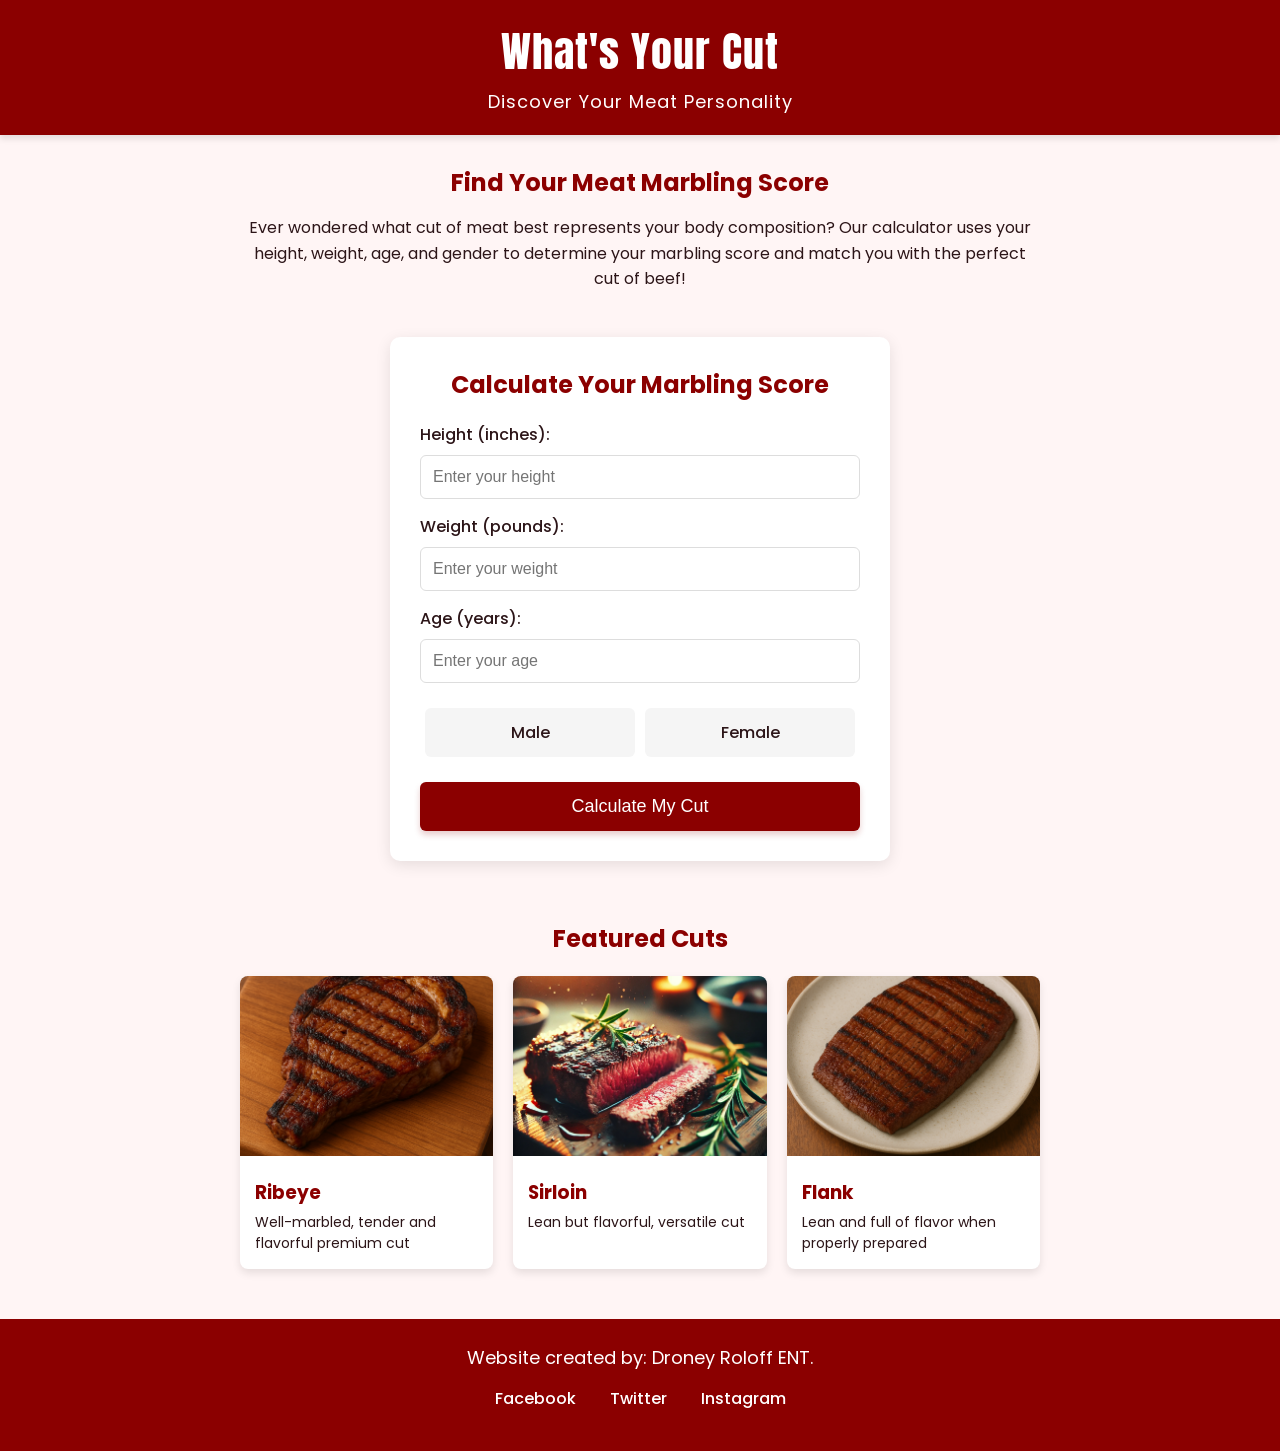
<file: index1.html>
<!DOCTYPE html>
<html lang="en">
<head>
    <meta charset="UTF-8">
    <meta name="viewport" content="width=device-width, initial-scale=1.0">
    <title>What's Your Cut</title>
    <link rel="preconnect" href="https://fonts.googleapis.com">
    <link rel="preconnect" href="https://fonts.gstatic.com" crossorigin>
    <link href="https://fonts.googleapis.com/css2?family=Anton&family=Poppins:wght@400;500;700&display=swap" rel="stylesheet">
    <style>
        :root {
            --primary: #8B0000;
            --secondary: #FF6B6B;
            --accent: #FFC0CB;
            --dark: #2C1518;
            --light: #FFF5F5;
        }
        
        * {
            margin: 0;
            padding: 0;
            box-sizing: border-box;
        }
        
        body {
            font-family: 'Poppins', sans-serif;
            background-color: var(--light);
            color: var(--dark);
            display: flex;
            flex-direction: column;
            min-height: 100vh;
        }
        
        .header {
            background-color: var(--primary);
            padding: 20px;
            text-align: center;
            color: white;
            font-family: 'Anton', sans-serif;
            font-size: 42px;
            letter-spacing: 1px;
            box-shadow: 0 4px 6px rgba(0, 0, 0, 0.1);
        }
        
        .tagline {
            font-size: 18px;
            margin-top: 5px;
            font-family: 'Poppins', sans-serif;
            font-weight: 400;
        }
        
        .content {
            flex: 1;
            display: flex;
            flex-direction: column;
            align-items: center;
            padding: 30px;
            max-width: 1200px;
            margin: 0 auto;
            width: 100%;
        }
        
        .info-section {
            text-align: center;
            margin-bottom: 30px;
            max-width: 800px;
        }
        
        .info-section h2 {
            color: var(--primary);
            margin-bottom: 15px;
        }
        
        .info-section p {
            margin-bottom: 15px;
            line-height: 1.6;
        }
        
        .calculator {
            background-color: white;
            border-radius: 10px;
            padding: 30px;
            box-shadow: 0 4px 15px rgba(0, 0, 0, 0.1);
            width: 100%;
            max-width: 500px;
            margin-bottom: 40px;
        }
        
        .calculator h2 {
            color: var(--primary);
            text-align: center;
            margin-bottom: 20px;
            font-size: 24px;
        }
        
        .input-boxes {
            margin-bottom: 25px;
            width: 100%;
        }
        
        .input-group {
            margin-bottom: 15px;
        }
        
        .input-boxes label {
            display: block;
            margin-bottom: 8px;
            font-weight: 500;
            color: var(--dark);
        }
        
        .input-boxes input {
            width: 100%;
            padding: 12px;
            border: 1px solid #ddd;
            border-radius: 6px;
            font-size: 16px;
            transition: border-color 0.3s;
        }
        
        .input-boxes input:focus {
            outline: none;
            border-color: var(--secondary);
            box-shadow: 0 0 0 2px rgba(255, 107, 107, 0.2);
        }
        
        .gender-selection {
            display: flex;
            justify-content: space-between;
            margin-bottom: 25px;
        }
        
        .gender-selection input[type="radio"] {
            display: none;
        }
        
        .gender-selection label {
            flex: 1;
            text-align: center;
            cursor: pointer;
            padding: 12px;
            background-color: #f5f5f5;
            color: var(--dark);
            border-radius: 6px;
            margin: 0 5px;
            transition: all 0.3s;
            font-weight: 500;
        }
        
        .gender-selection input[type="radio"]:checked + label {
            background-color: var(--primary);
            color: white;
        }
        
        #calculateBtn {
            background-color: var(--primary);
            color: white;
            padding: 14px 20px;
            border: none;
            border-radius: 6px;
            cursor: pointer;
            transition: background-color 0.3s;
            font-size: 18px;
            font-weight: 500;
            width: 100%;
            box-shadow: 0 4px 6px rgba(139, 0, 0, 0.2);
        }
        
        #calculateBtn:hover {
            background-color: #6B0000;
        }
        
        .cuts-showcase {
            width: 100%;
            max-width: 800px;
            margin: 20px auto;
        }
        
        .cuts-showcase h2 {
            text-align: center;
            color: var(--primary);
            margin-bottom: 20px;
        }
        
        .cuts-grid {
            display: grid;
            grid-template-columns: repeat(auto-fill, minmax(250px, 1fr));
            gap: 20px;
        }
        
        .cut-card {
            background-color: white;
            border-radius: 8px;
            overflow: hidden;
            box-shadow: 0 4px 8px rgba(0, 0, 0, 0.1);
            transition: transform 0.3s;
        }
        
        .cut-card:hover {
            transform: translateY(-5px);
        }
        
        .cut-card img {
            width: 100%;
            height: 180px;
            object-fit: cover;
        }
        
        .cut-info {
            padding: 15px;
        }
        
        .cut-info h3 {
            color: var(--primary);
            margin-bottom: 5px;
        }
        
        .cut-info p {
            font-size: 14px;
            color: var(--dark);
        }
        
        .footer {
            background-color: var(--primary);
            padding: 25px;
            text-align: center;
            color: white;
            margin-top: auto;
        }
        
        .footer-content {
            max-width: 800px;
            margin: 0 auto;
        }
        
        .footer-brand {
            font-size: 18px;
            margin-bottom: 10px;
        }
        
        .social-links {
            margin: 15px 0;
        }
        
        .social-links a {
            color: white;
            text-decoration: none;
            margin: 0 15px;
            font-weight: 500;
            transition: color 0.3s;
        }
        
        .social-links a:hover {
            color: var(--accent);
        }
        
        @media (max-width: 768px) {
            .content {
                padding: 20px;
            }
            
            .calculator {
                padding: 20px;
            }
            
            .cuts-grid {
                grid-template-columns: repeat(auto-fill, minmax(150px, 1fr));
            }
        }
    </style>
</head>
<body>
    <div class="header">
        What's Your Cut
        <div class="tagline">Discover Your Meat Personality</div>
    </div>
    
    <div class="content">
        <div class="info-section">
            <h2>Find Your Meat Marbling Score</h2>
            <p>Ever wondered what cut of meat best represents your body composition? Our calculator uses your height, weight, age, and gender to determine your marbling score and match you with the perfect cut of beef!</p>
        </div>
        
        <div class="calculator">
            <h2>Calculate Your Marbling Score</h2>
            <div class="input-boxes">
                <div class="input-group">
                    <label for="height">Height (inches):</label>
                    <input type="number" id="height" name="height" placeholder="Enter your height" min="36" max="96">
                </div>
                
                <div class="input-group">
                    <label for="weight">Weight (pounds):</label>
                    <input type="number" id="weight" name="weight" placeholder="Enter your weight" min="50" max="500">
                </div>
                
                <div class="input-group">
                    <label for="age">Age (years):</label>
                    <input type="number" id="age" name="age" placeholder="Enter your age" min="1" max="120">
                </div>
            </div>
            
            <div class="gender-selection">
                <input type="radio" id="male" name="gender" value="male">
                <label for="male">Male</label>
                
                <input type="radio" id="female" name="gender" value="female">
                <label for="female">Female</label>
            </div>
            
            <button id="calculateBtn">Calculate My Cut</button>
        </div>
        
        <div class="cuts-showcase">
            <h2>Featured Cuts</h2>
            <div class="cuts-grid">
                <div class="cut-card">
                    <img src="RibEye.png" alt="Ribeye Steak">
                    <div class="cut-info">
                        <h3>Ribeye</h3>
                        <p>Well-marbled, tender and flavorful premium cut</p>
                    </div>
                </div>
                
                <div class="cut-card">
                    <img src="Sirloin.png" alt="Sirloin Steak">
                    <div class="cut-info">
                        <h3>Sirloin</h3>
                        <p>Lean but flavorful, versatile cut</p>
                    </div>
                </div>
                
                <div class="cut-card">
                    <img src="Flank.png" alt="Flank Steak">
                    <div class="cut-info">
                        <h3>Flank</h3>
                        <p>Lean and full of flavor when properly prepared</p>
                    </div>
                </div>
            </div>
        </div>
    </div>
    
    <div class="footer">
        <div class="footer-content">
            <div class="footer-brand">
                Website created by: Droney Roloff ENT.
            </div>
            <div class="social-links">
                <a href="https://www.facebook.com/groups/593405176867152">Facebook</a>
                <a href="https://x.com/ScufGaming/status/1040722204445630465/photo/1">Twitter</a>
                <a href="https://www.instagram.com/nophonehenry/">Instagram</a>
            </div>
        </div>
    </div>
    
    <script>
       document.getElementById('calculateBtn').addEventListener('click', function() {
    // Validate inputs
    var height = parseFloat(document.getElementById('height').value);
    var weight = parseFloat(document.getElementById('weight').value);
    var age = parseFloat(document.getElementById('age').value);
    var genderElement = document.querySelector('input[name="gender"]:checked');
    
    // Check if all fields are filled
    if (isNaN(height) || isNaN(weight) || isNaN(age) || !genderElement) {
        alert("Please fill in all fields and select a gender.");
        return;
    }
    
    var gender = genderElement.value;
    
    // Perform calculations
    var BMI = (weight / (height * height)) * 703;
    var BFPfemale = ((1.2 * BMI) + (0.23 * age) - 5.4);
    var BFPmale = ((1.2 * BMI) + (0.23 * age) - 16.2);
    var BFP;
    var AgeMod;
    
    if (age >= 0 && age <= 30) {
        AgeMod = 1;
    } else if (age >= 31 && age <= 40) {
        AgeMod = 0.9;
    } else if (age >= 41 && age <= 50) {
        AgeMod = 0.8;
    } else if (age >= 51 && age <= 60) {
        AgeMod = 0.7;
    } else if (age >= 61 && age <= 70) {
        AgeMod = 0.6;
    } else if (age >= 71 && age <= 80) {
        AgeMod = 0.5;
    } else if (age >= 81 && age <= 90) {
        AgeMod = 0.4;
    } else if (age >= 91 && age <= 100) {
        AgeMod = 0.3;
    } else {
        AgeMod = 0.2;
    }
    
    if (gender === 'male') {
        BFP = BFPmale;
    } else {
        BFP = BFPfemale;
    }
    
    var MS = ((BMI / 10) + (BFP / 2) * AgeMod);
    
    // Save data to collection file
    saveUserData(height, weight, age, gender, MS);
    
    // Redirect to appropriate result page based on 5 cut types instead of 3
    if (MS <= 8) {
        window.location.href = 'flank.html?result=' + MS.toFixed(2);
    } else if (MS > 8 && MS <= 12) {
        window.location.href = 'result1.html?result=' + MS.toFixed(2); // Lean cut
    } else if (MS > 12 && MS <= 16) {
        window.location.href = 'sirloin.html?result=' + MS.toFixed(2);
    } else if (MS > 16 && MS <= 20) {
        window.location.href = 'result2.html?result=' + MS.toFixed(2); // NY Strip
    } else {
        window.location.href = 'result3.html?result=' + MS.toFixed(2); // Ribeye
    }
});

// Function to save user data to collection file
function saveUserData(height, weight, age, gender, marblingScore) {
    // Using fetch API to send data to a server endpoint that will save it
    fetch('collect-data.php', {
        method: 'POST',
        headers: {
            'Content-Type': 'application/json',
        },
        body: JSON.stringify({
            height: height,
            weight: weight,
            age: age,
            gender: gender,
            marblingScore: marblingScore.toFixed(2),
            timestamp: new Date().toISOString()
        })
    })
    .catch(error => {
        console.error('Error saving user data:', error);
        // Continue with redirect even if data collection fails
    });
}
    </script>
</body>
</html>
</file>
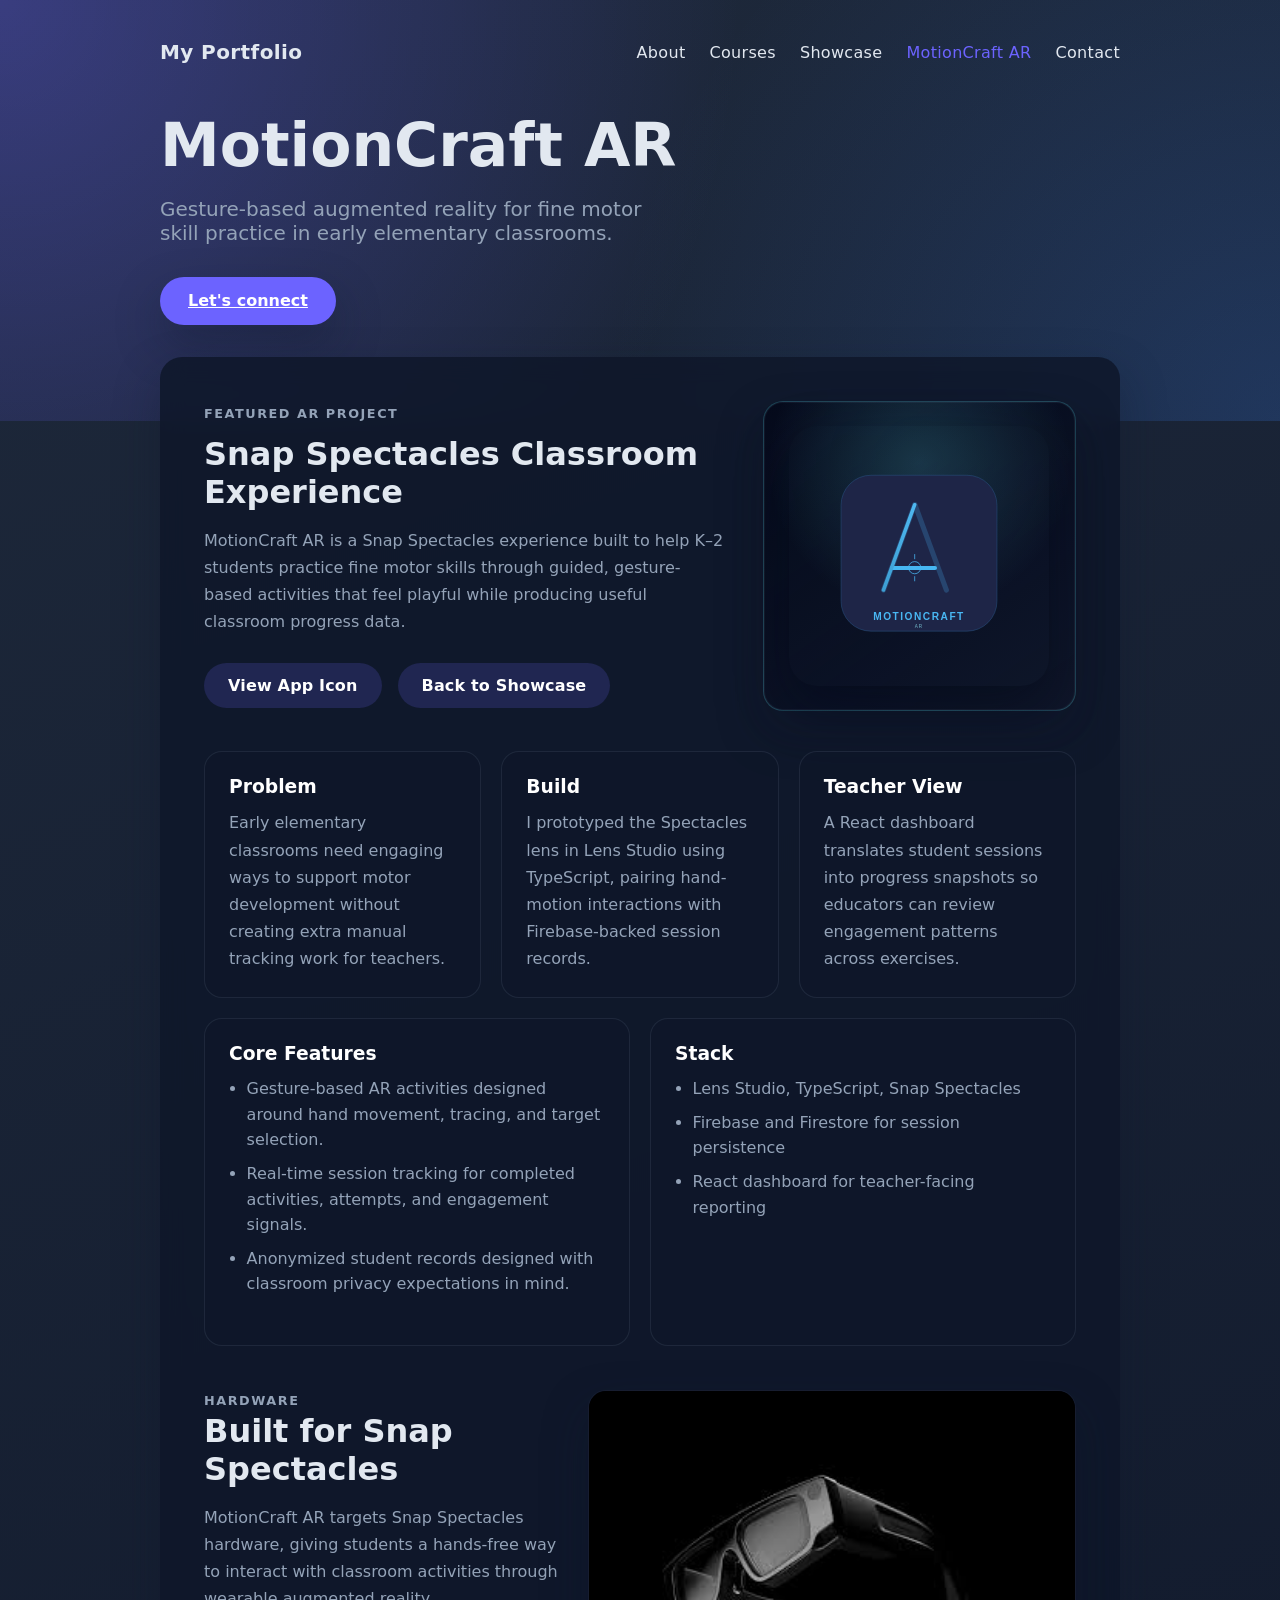
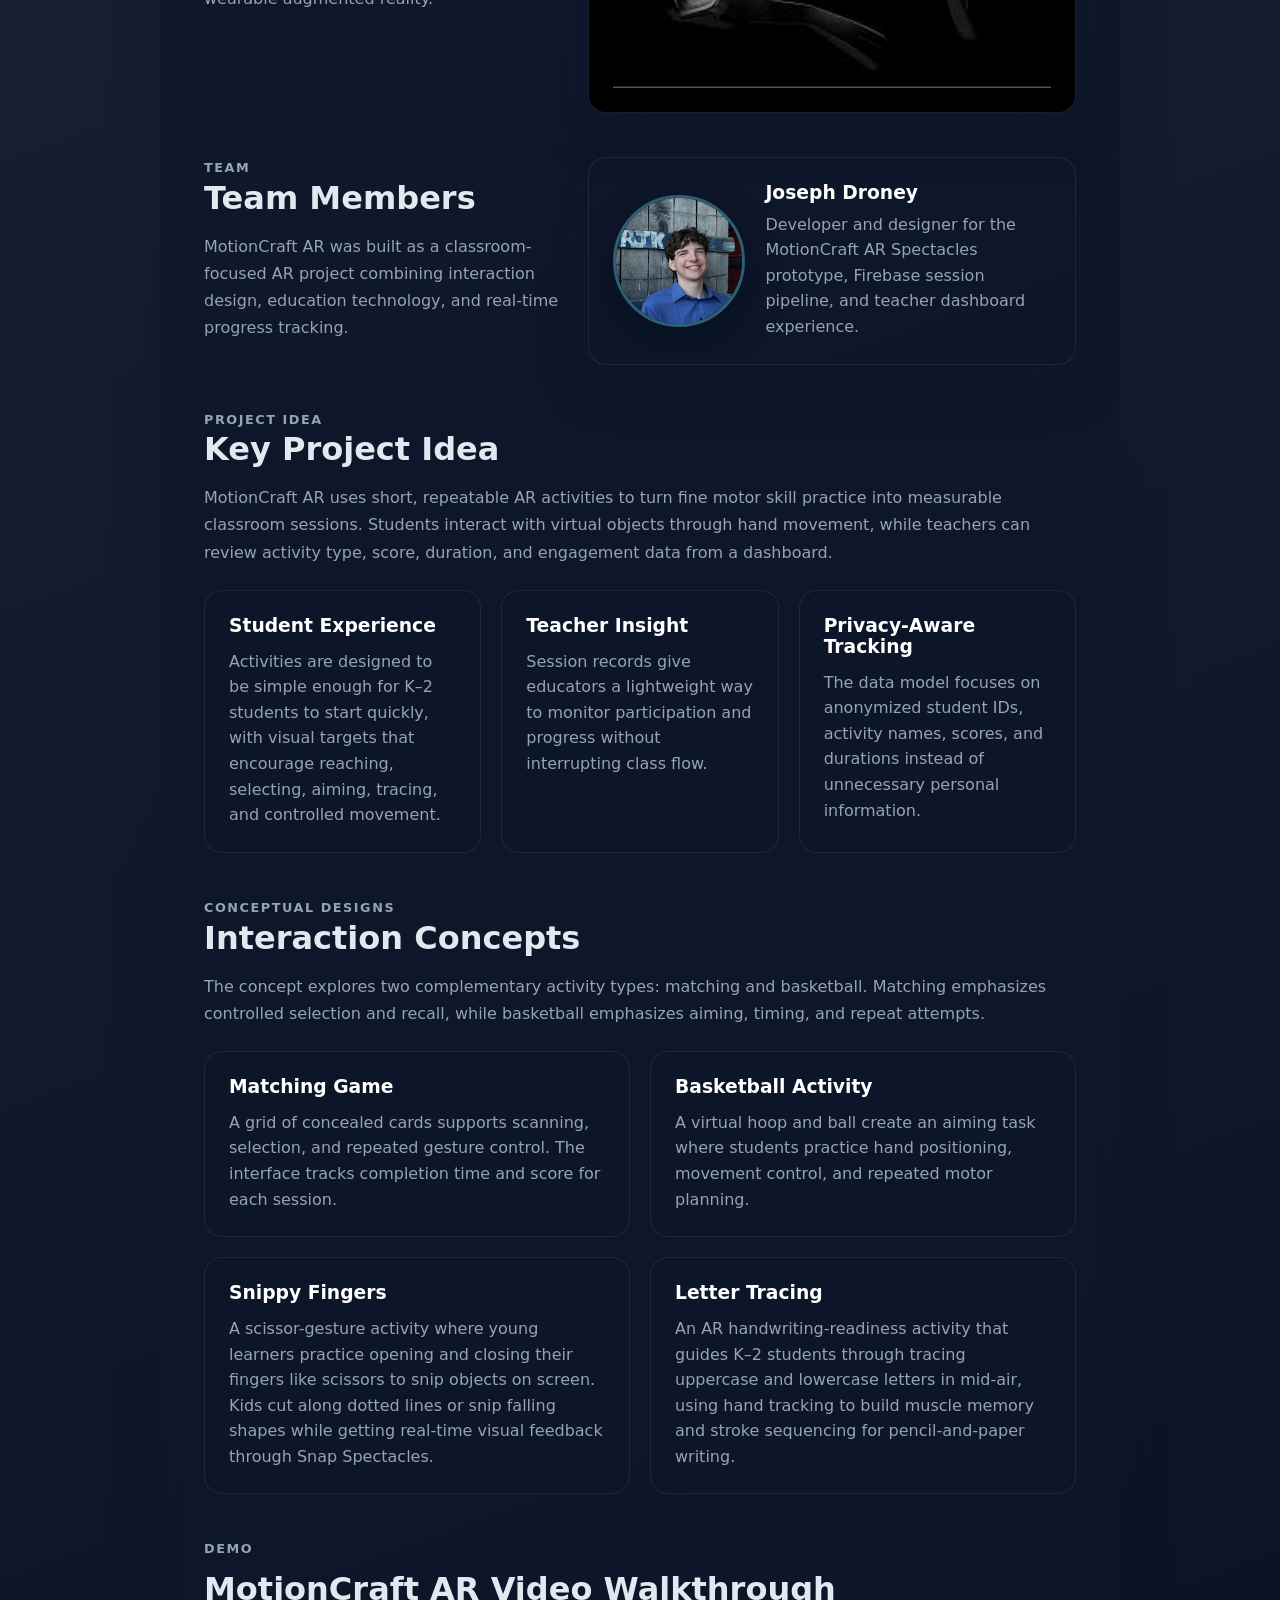
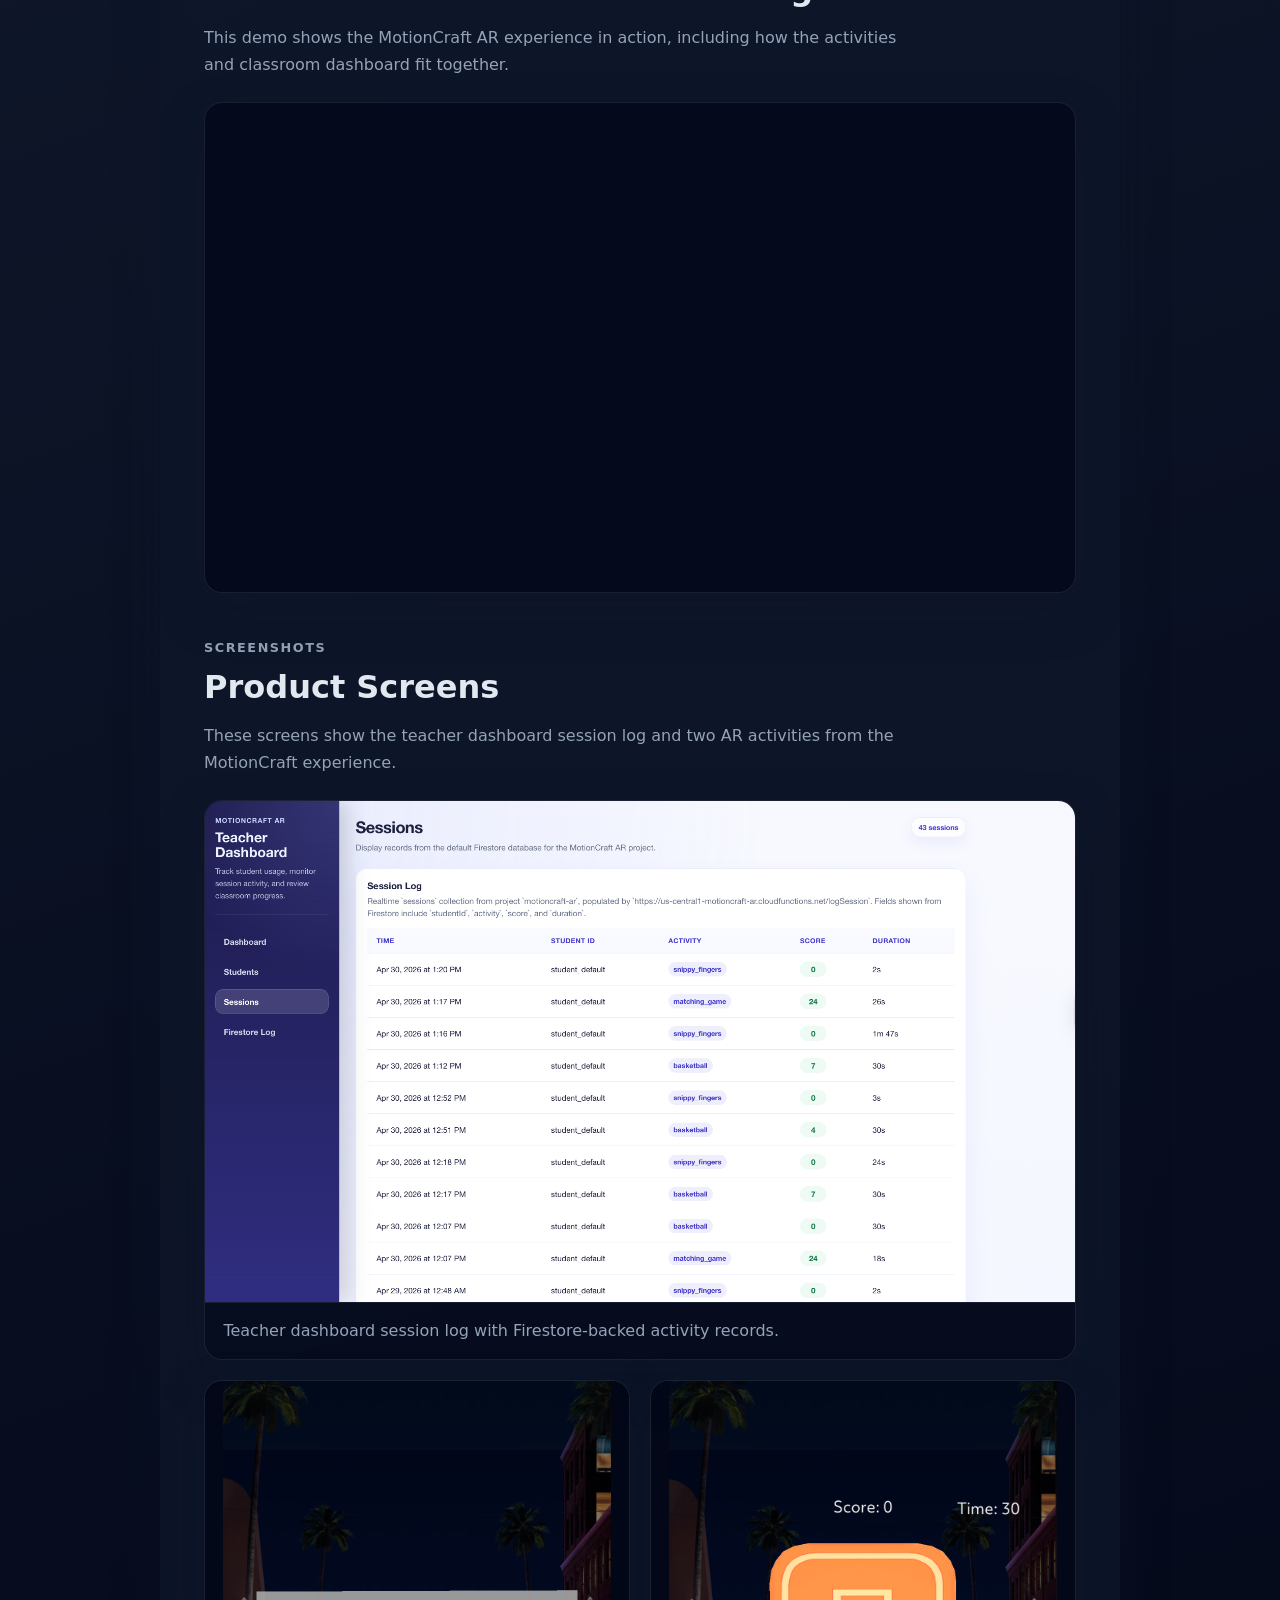
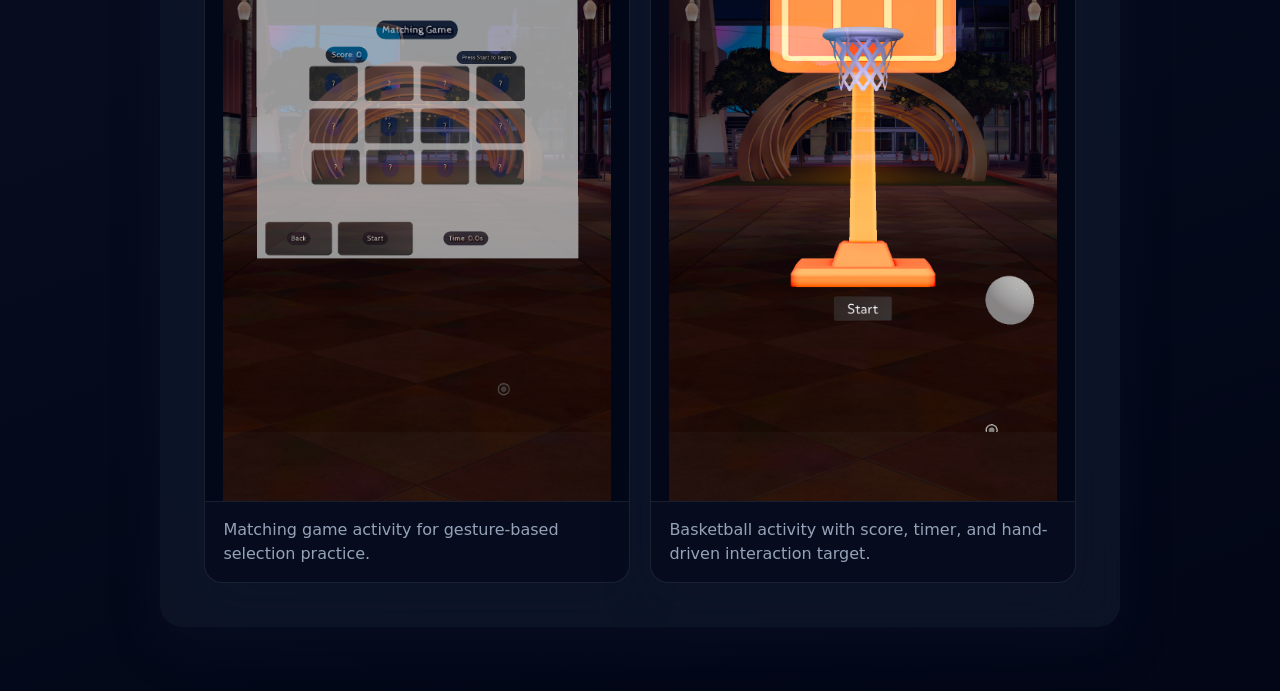
<file: motioncraft.html>
<!DOCTYPE html>
<html lang="en">
<head>
  <meta charset="UTF-8">
  <meta name="viewport" content="width=device-width, initial-scale=1.0">
  <title>MotionCraft AR | Joseph Droney</title>
  <link rel="stylesheet" href="styles.css">
</head>
<body>
  <header class="site-header">
    <nav class="nav">
      <a class="logo" href="index.html">My Portfolio</a>
      <div class="nav-links">
        <a href="index.html#about">About</a>
        <a href="index.html#courses">Courses</a>
        <a href="index.html#showcase">Showcase</a>
        <a href="motioncraft.html" aria-current="page">MotionCraft AR</a>
        <a href="index.html#contact">Contact</a>
      </div>
    </nav>
    <section class="hero">
      <h1>MotionCraft AR</h1>
      <p>Gesture-based augmented reality for fine motor skill practice in early elementary classrooms.</p>
      <a class="cta" href="index.html#contact">Let's connect</a>
    </section>
  </header>

  <main>
    <section class="panel motioncraft-panel">
      <div class="motioncraft-hero">
        <div>
          <p class="section-kicker">Featured AR Project</p>
          <h2>Snap Spectacles Classroom Experience</h2>
          <p>
            MotionCraft AR is a Snap Spectacles experience built to help K&ndash;2 students practice fine motor skills through guided, gesture-based activities that feel playful while producing useful classroom progress data.
          </p>
          <div class="motioncraft-actions">
            <a class="project-link" href="motioncraft-ar-icon.svg" target="_blank" rel="noopener">View App Icon</a>
            <a class="project-link" href="index.html#showcase">Back to Showcase</a>
          </div>
        </div>
        <div class="motioncraft-device" aria-label="MotionCraft AR visual identity">
          <img src="motioncraft-ar-icon.svg" alt="MotionCraft AR icon" loading="lazy">
        </div>
      </div>

      <div class="motioncraft-grid">
        <article class="motioncraft-card">
          <h3>Problem</h3>
          <p>
            Early elementary classrooms need engaging ways to support motor development without creating extra manual tracking work for teachers.
          </p>
        </article>
        <article class="motioncraft-card">
          <h3>Build</h3>
          <p>
            I prototyped the Spectacles lens in Lens Studio using TypeScript, pairing hand-motion interactions with Firebase-backed session records.
          </p>
        </article>
        <article class="motioncraft-card">
          <h3>Teacher View</h3>
          <p>
            A React dashboard translates student sessions into progress snapshots so educators can review engagement patterns across exercises.
          </p>
        </article>
      </div>

      <div class="motioncraft-details">
        <article>
          <h3>Core Features</h3>
          <ul class="project-points">
            <li>Gesture-based AR activities designed around hand movement, tracing, and target selection.</li>
            <li>Real-time session tracking for completed activities, attempts, and engagement signals.</li>
            <li>Anonymized student records designed with classroom privacy expectations in mind.</li>
          </ul>
        </article>
        <article>
          <h3>Stack</h3>
          <ul class="project-points">
            <li>Lens Studio, TypeScript, Snap Spectacles</li>
            <li>Firebase and Firestore for session persistence</li>
            <li>React dashboard for teacher-facing reporting</li>
          </ul>
        </article>
      </div>

      <section class="motioncraft-hardware" aria-labelledby="motioncraft-hardware-title">
        <div>
          <p class="section-kicker">Hardware</p>
          <h2 id="motioncraft-hardware-title">Built for Snap Spectacles</h2>
          <p>
            MotionCraft AR targets Snap Spectacles hardware, giving students a hands-free way to interact with classroom activities through wearable augmented reality.
          </p>
        </div>
        <figure class="hardware-card">
          <img src="assets/snap-spectacles-hardware.jpg" alt="Black Snap Spectacles hardware on a dark background" loading="lazy">
        </figure>
      </section>

      <section class="motioncraft-team" aria-labelledby="motioncraft-team-title">
        <div>
          <p class="section-kicker">Team</p>
          <h2 id="motioncraft-team-title">Team Members</h2>
          <p>
            MotionCraft AR was built as a classroom-focused AR project combining interaction design, education technology, and real-time progress tracking.
          </p>
        </div>
        <article class="team-card">
          <img src="assets/joseph-droney-headshot.jpeg" alt="Joseph Droney" loading="lazy">
          <div>
            <h3>Joseph Droney</h3>
            <p>Developer and designer for the MotionCraft AR Spectacles prototype, Firebase session pipeline, and teacher dashboard experience.</p>
          </div>
        </article>
      </section>

      <section class="motioncraft-concept" aria-labelledby="motioncraft-concept-title">
        <div>
          <p class="section-kicker">Project Idea</p>
          <h2 id="motioncraft-concept-title">Key Project Idea</h2>
          <p>
            MotionCraft AR uses short, repeatable AR activities to turn fine motor skill practice into measurable classroom sessions. Students interact with virtual objects through hand movement, while teachers can review activity type, score, duration, and engagement data from a dashboard.
          </p>
        </div>

        <div class="concept-card-grid">
          <article class="concept-card">
            <h3>Student Experience</h3>
            <p>
              Activities are designed to be simple enough for K&ndash;2 students to start quickly, with visual targets that encourage reaching, selecting, aiming, tracing, and controlled movement.
            </p>
          </article>
          <article class="concept-card">
            <h3>Teacher Insight</h3>
            <p>
              Session records give educators a lightweight way to monitor participation and progress without interrupting class flow.
            </p>
          </article>
          <article class="concept-card">
            <h3>Privacy-Aware Tracking</h3>
            <p>
              The data model focuses on anonymized student IDs, activity names, scores, and durations instead of unnecessary personal information.
            </p>
          </article>
        </div>
      </section>

      <section class="motioncraft-concept" aria-labelledby="motioncraft-design-title">
        <div>
          <p class="section-kicker">Conceptual Designs</p>
          <h2 id="motioncraft-design-title">Interaction Concepts</h2>
          <p>
            The concept explores two complementary activity types: matching and basketball. Matching emphasizes controlled selection and recall, while basketball emphasizes aiming, timing, and repeat attempts.
          </p>
        </div>

        <div class="concept-card-grid concept-card-grid--activities">
          <article class="concept-card">
            <h3>Matching Game</h3>
            <p>
              A grid of concealed cards supports scanning, selection, and repeated gesture control. The interface tracks completion time and score for each session.
            </p>
          </article>
          <article class="concept-card">
            <h3>Basketball Activity</h3>
            <p>
              A virtual hoop and ball create an aiming task where students practice hand positioning, movement control, and repeated motor planning.
            </p>
          </article>
          <article class="concept-card">
            <h3>Snippy Fingers</h3>
            <p>
              A scissor-gesture activity where young learners practice opening and closing their fingers like scissors to snip objects on screen. Kids cut along dotted lines or snip falling shapes while getting real-time visual feedback through Snap Spectacles.
            </p>
          </article>
          <article class="concept-card">
            <h3>Letter Tracing</h3>
            <p>
              An AR handwriting-readiness activity that guides K&ndash;2 students through tracing uppercase and lowercase letters in mid-air, using hand tracking to build muscle memory and stroke sequencing for pencil-and-paper writing.
            </p>
          </article>
        </div>
      </section>

      <section class="motioncraft-demo" aria-labelledby="motioncraft-demo-title">
        <div class="motioncraft-gallery__header">
          <p class="section-kicker">Demo</p>
          <h2 id="motioncraft-demo-title">MotionCraft AR Video Walkthrough</h2>
          <p>
            This demo shows the MotionCraft AR experience in action, including how the activities and classroom dashboard fit together.
          </p>
        </div>
        <div class="video-embed">
          <iframe
            src="https://www.youtube.com/embed/k_gFq4q_U04"
            title="MotionCraft AR demo video"
            loading="lazy"
            allow="accelerometer; autoplay; clipboard-write; encrypted-media; gyroscope; picture-in-picture; web-share"
            allowfullscreen>
          </iframe>
        </div>
      </section>

      <section class="motioncraft-gallery" aria-labelledby="motioncraft-gallery-title">
        <div class="motioncraft-gallery__header">
          <p class="section-kicker">Screenshots</p>
          <h2 id="motioncraft-gallery-title">Product Screens</h2>
          <p>
            These screens show the teacher dashboard session log and two AR activities from the MotionCraft experience.
          </p>
        </div>

        <figure class="motioncraft-shot motioncraft-shot--wide">
          <img src="assets/motioncraft-dashboard-sessions.png" alt="MotionCraft AR teacher dashboard showing session records, activities, scores, and durations" loading="lazy">
          <figcaption>Teacher dashboard session log with Firestore-backed activity records.</figcaption>
        </figure>

        <div class="motioncraft-shot-grid">
          <figure class="motioncraft-shot">
            <img src="assets/motioncraft-matching-game.png" alt="MotionCraft AR matching game activity start screen" loading="lazy">
            <figcaption>Matching game activity for gesture-based selection practice.</figcaption>
          </figure>
          <figure class="motioncraft-shot">
            <img src="assets/motioncraft-basketball.png" alt="MotionCraft AR basketball game activity with hoop, score, timer, and ball" loading="lazy">
            <figcaption>Basketball activity with score, timer, and hand-driven interaction target.</figcaption>
          </figure>
        </div>
      </section>
    </section>
  </main>
</body>
</html>
</file>
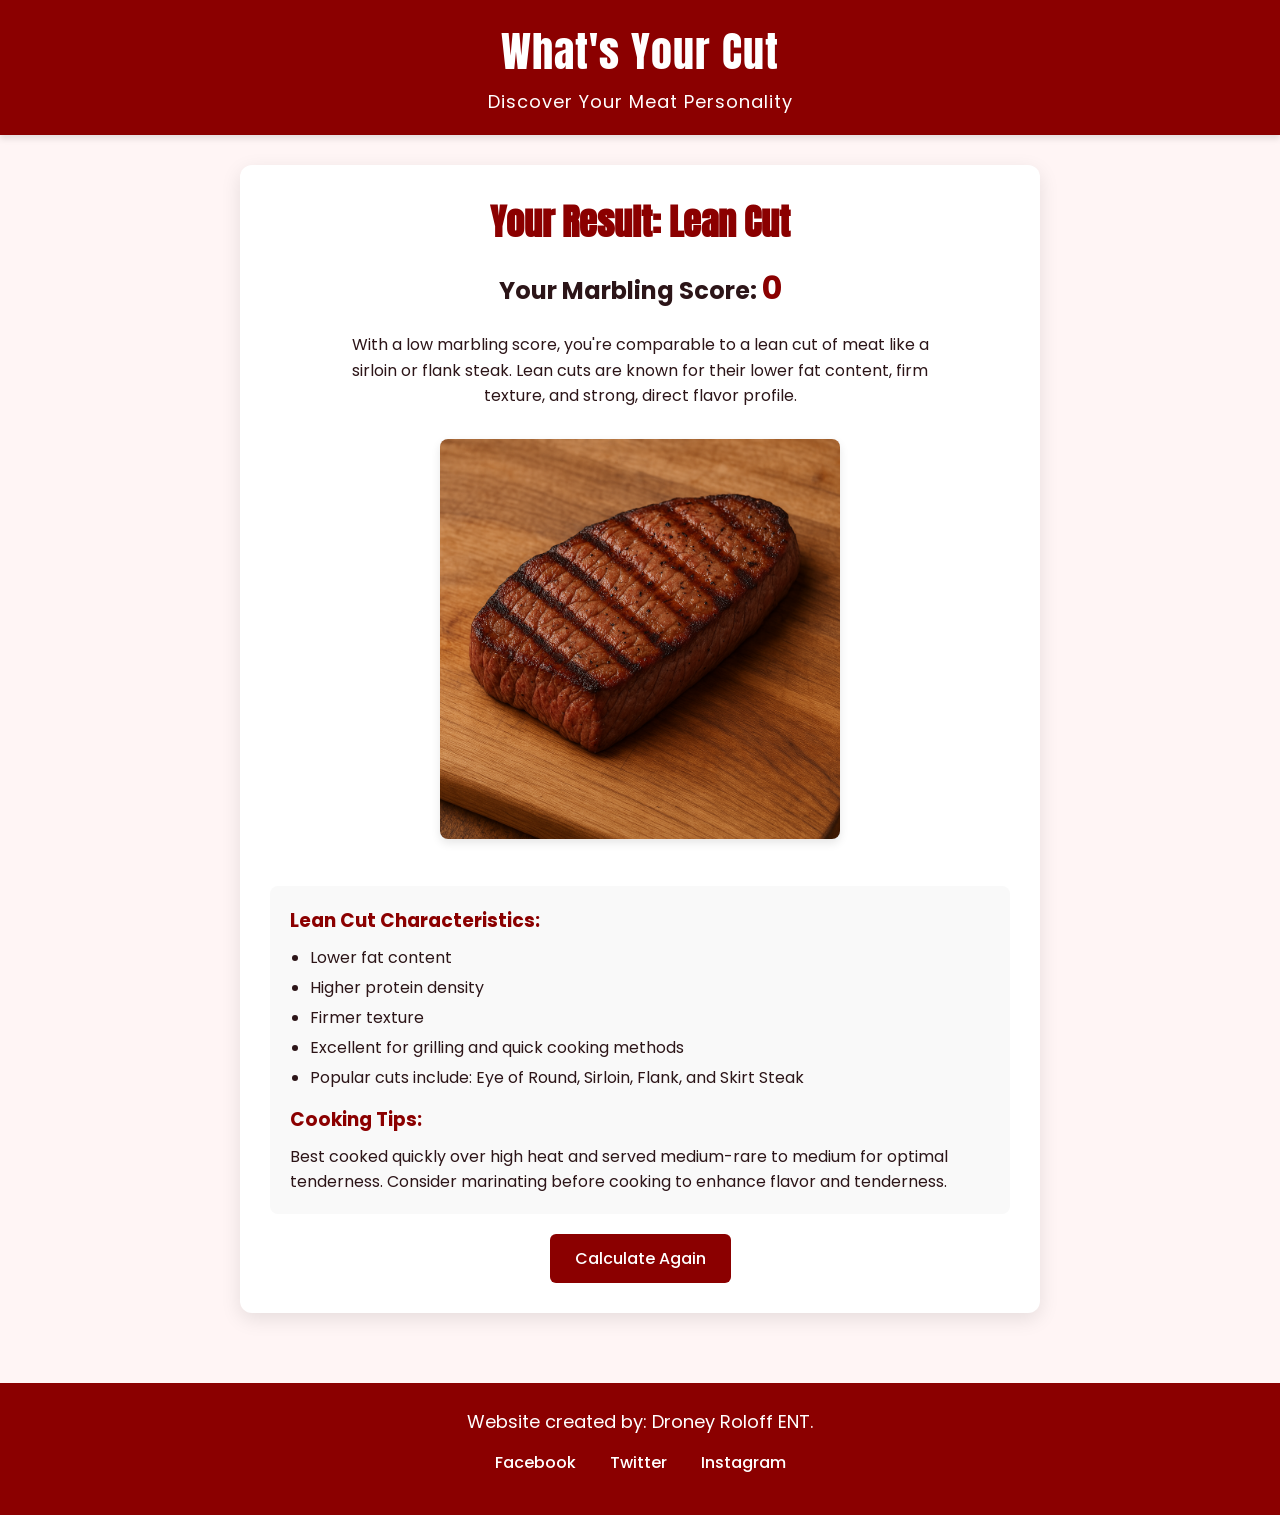
<file: result1.html>
<!DOCTYPE html>
<html lang="en">
<head>
    <meta charset="UTF-8">
    <meta name="viewport" content="width=device-width, initial-scale=1.0">
    <title>What's Your Cut - Low Marbling Result</title>
    <link rel="preconnect" href="https://fonts.googleapis.com">
    <link rel="preconnect" href="https://fonts.gstatic.com" crossorigin>
    <link href="https://fonts.googleapis.com/css2?family=Anton&family=Poppins:wght@400;500;700&display=swap" rel="stylesheet">
    <style>
        :root {
            --primary: #8B0000;
            --secondary: #FF6B6B;
            --accent: #FFC0CB;
            --dark: #2C1518;
            --light: #FFF5F5;
        }
        
        * {
            margin: 0;
            padding: 0;
            box-sizing: border-box;
        }
        
        body {
            font-family: 'Poppins', sans-serif;
            background-color: var(--light);
            color: var(--dark);
            display: flex;
            flex-direction: column;
            min-height: 100vh;
        }
        
        .header {
            background-color: var(--primary);
            padding: 20px;
            text-align: center;
            color: white;
            font-family: 'Anton', sans-serif;
            font-size: 42px;
            letter-spacing: 1px;
            box-shadow: 0 4px 6px rgba(0, 0, 0, 0.1);
        }
        
        .tagline {
            font-size: 18px;
            margin-top: 5px;
            font-family: 'Poppins', sans-serif;
            font-weight: 400;
        }
        
        .content {
            flex: 1;
            display: flex;
            flex-direction: column;
            align-items: center;
            padding: 30px;
            max-width: 1200px;
            margin: 0 auto;
            width: 100%;
        }
        
        .result-container {
            background-color: white;
            border-radius: 12px;
            padding: 30px;
            box-shadow: 0 6px 20px rgba(0, 0, 0, 0.1);
            width: 100%;
            max-width: 800px;
            margin-bottom: 40px;
            text-align: center;
        }
        
        .result-title {
            font-family: 'Anton', sans-serif;
            color: var(--primary);
            font-size: 36px;
            margin-bottom: 15px;
        }
        
        .marbling-score {
            font-size: 24px;
            font-weight: 700;
            margin-bottom: 20px;
            color: var(--dark);
        }
        
        .marbling-score span {
            color: var(--primary);
            font-size: 32px;
        }
        
        .result-description {
            margin-bottom: 30px;
            line-height: 1.6;
            max-width: 600px;
            margin-left: auto;
            margin-right: auto;
        }
        
        .meat-image {
            width: 100%;
            max-width: 400px;
            height: auto;
            border-radius: 8px;
            margin-bottom: 20px;
            box-shadow: 0 4px 10px rgba(0, 0, 0, 0.1);
        }
        
        .cut-info {
            background-color: #f9f9f9;
            padding: 20px;
            border-radius: 8px;
            margin-top: 20px;
            text-align: left;
        }
        
        .cut-info h3 {
            color: var(--primary);
            margin-bottom: 10px;
        }
        
        .cut-info ul {
            padding-left: 20px;
            margin-bottom: 15px;
        }
        
        .cut-info li {
            margin-bottom: 5px;
        }
        
        .back-btn {
            background-color: var(--primary);
            color: white;
            border: none;
            padding: 12px 25px;
            border-radius: 6px;
            font-size: 16px;
            cursor: pointer;
            transition: background-color 0.3s;
            margin-top: 20px;
            text-decoration: none;
            display: inline-block;
            font-weight: 500;
        }
        
        .back-btn:hover {
            background-color: #6B0000;
        }
        
        .footer {
            background-color: var(--primary);
            padding: 25px;
            text-align: center;
            color: white;
            margin-top: auto;
        }
        
        .footer-content {
            max-width: 800px;
            margin: 0 auto;
        }
        
        .footer-brand {
            font-size: 18px;
            margin-bottom: 10px;
        }
        
        .social-links {
            margin: 15px 0;
        }
        
        .social-links a {
            color: white;
            text-decoration: none;
            margin: 0 15px;
            font-weight: 500;
            transition: color 0.3s;
        }
        
        .social-links a:hover {
            color: var(--accent);
        }
        
        @media (max-width: 768px) {
            .content {
                padding: 20px;
            }
            
            .result-container {
                padding: 20px;
            }
            
            .result-title {
                font-size: 28px;
            }
        }
    </style>
</head>
<body>
    <div class="header">
        What's Your Cut
        <div class="tagline">Discover Your Meat Personality</div>
    </div>
    
    <div class="content">
        <div class="result-container">
            <h1 class="result-title">Your Result: Lean Cut</h1>
            
            <div class="marbling-score">
                Your Marbling Score: <span id="score">0</span>
            </div>
            
            <p class="result-description">
                With a low marbling score, you're comparable to a lean cut of meat like a sirloin or flank steak. Lean cuts are known for their lower fat content, firm texture, and strong, direct flavor profile.
            </p>
            
            <img src="LeanCut.png" alt="Lean Cut of Meat" class="meat-image">
            
            <div class="cut-info">
                <h3>Lean Cut Characteristics:</h3>
                <ul>
                    <li>Lower fat content</li>
                    <li>Higher protein density</li>
                    <li>Firmer texture</li>
                    <li>Excellent for grilling and quick cooking methods</li>
                    <li>Popular cuts include: Eye of Round, Sirloin, Flank, and Skirt Steak</li>
                </ul>
                
                <h3>Cooking Tips:</h3>
                <p>Best cooked quickly over high heat and served medium-rare to medium for optimal tenderness. Consider marinating before cooking to enhance flavor and tenderness.</p>
            </div>
            
            <a href="https://joe-droney.github.io/index1.html" class="back-btn">Calculate Again</a>
        </div>
    </div>
    
    <div class="footer">
        <div class="footer-content">
            <div class="footer-brand">
                Website created by: Droney Roloff ENT.
            </div>
            <div class="social-links">
                <a href="#">Facebook</a>
                <a href="#">Twitter</a>
                <a href="#">Instagram</a>
            </div>
        </div>
    </div>
    
    <script>
        // Get the score from URL parameters and display it
        document.addEventListener('DOMContentLoaded', function() {
            var urlParams = new URLSearchParams(window.location.search);
            var result = urlParams.get('result');
            
            if (result) {
                document.getElementById('score').textContent = result;
            }
        });
    </script>
</body>
</html>
</file>
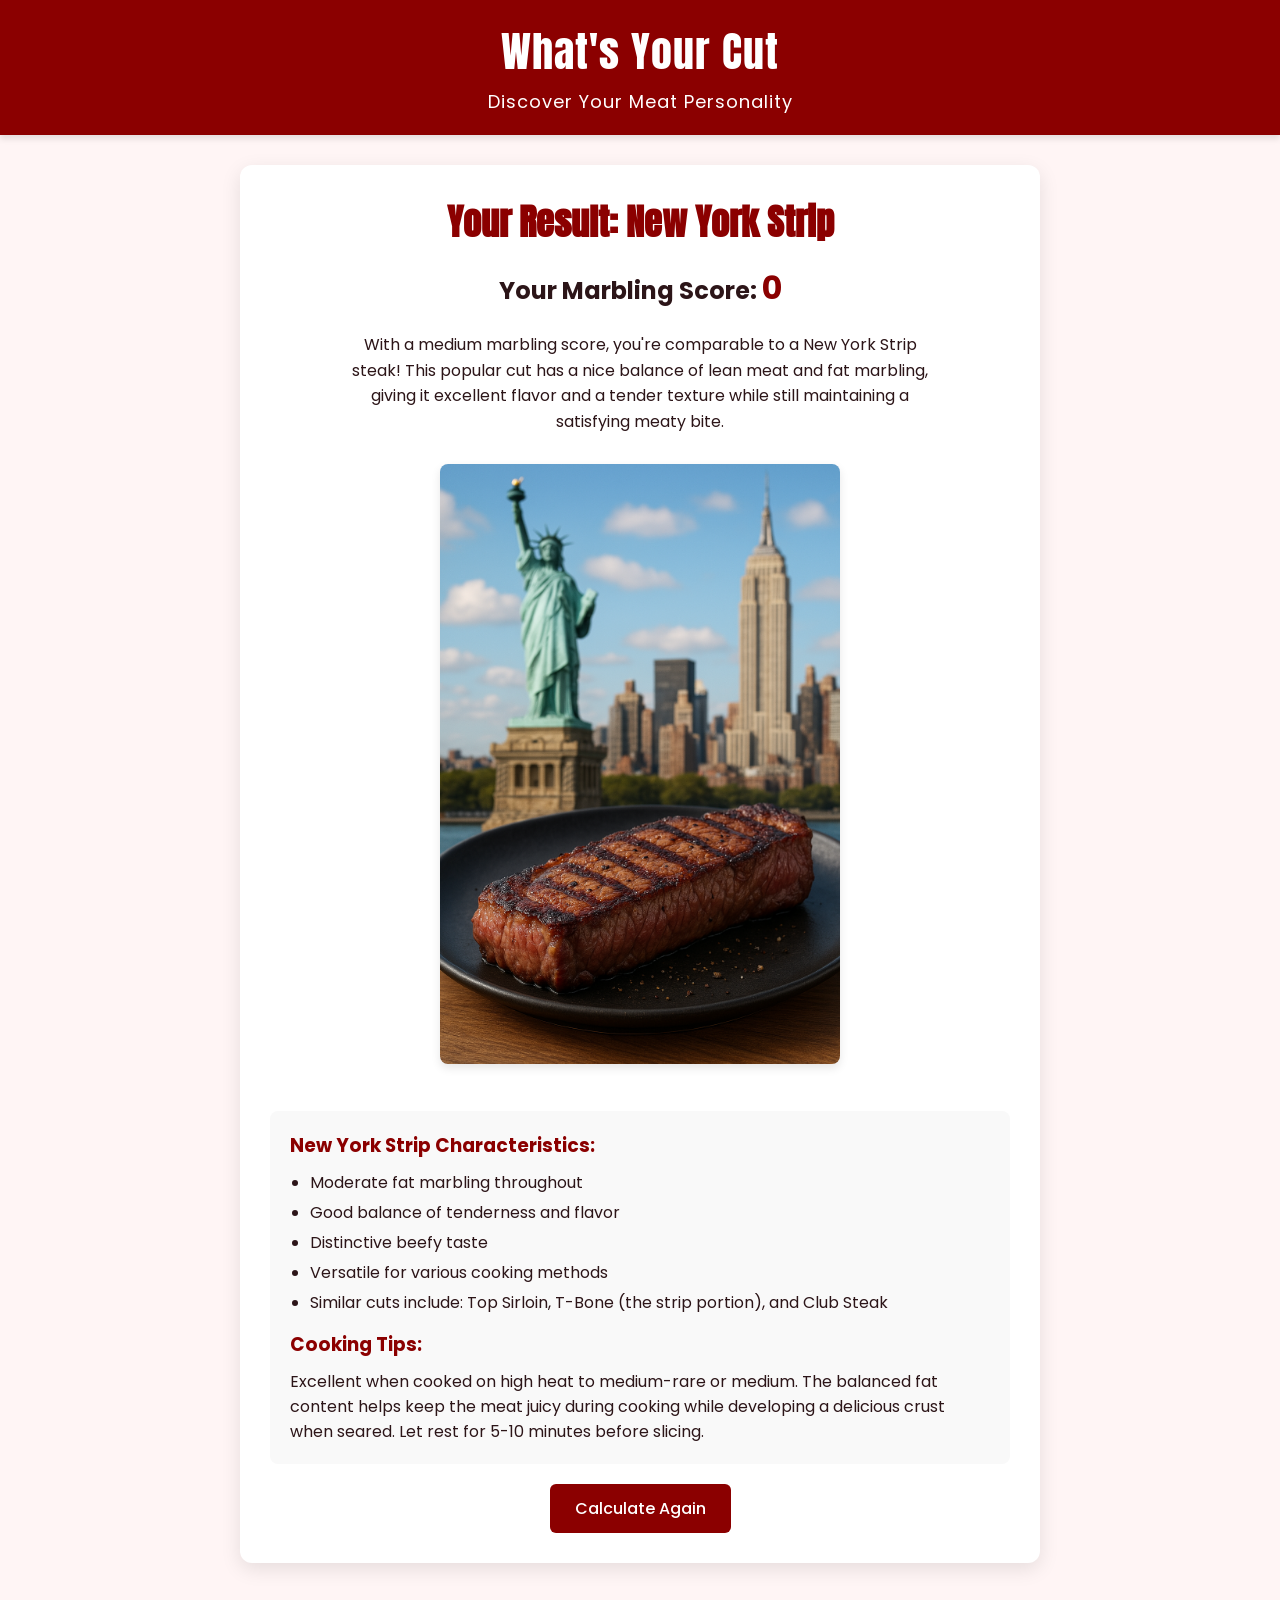
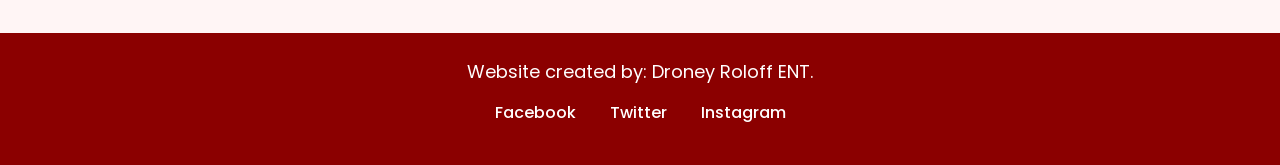
<file: result2.html>
<!DOCTYPE html>
<html lang="en">
<head>
    <meta charset="UTF-8">
    <meta name="viewport" content="width=device-width, initial-scale=1.0">
    <title>What's Your Cut - Medium Marbling Result</title>
    <link rel="preconnect" href="https://fonts.googleapis.com">
    <link rel="preconnect" href="https://fonts.gstatic.com" crossorigin>
    <link href="https://fonts.googleapis.com/css2?family=Anton&family=Poppins:wght@400;500;700&display=swap" rel="stylesheet">
    <style>
        :root {
            --primary: #8B0000;
            --secondary: #FF6B6B;
            --accent: #FFC0CB;
            --dark: #2C1518;
            --light: #FFF5F5;
        }
        
        * {
            margin: 0;
            padding: 0;
            box-sizing: border-box;
        }
        
        body {
            font-family: 'Poppins', sans-serif;
            background-color: var(--light);
            color: var(--dark);
            display: flex;
            flex-direction: column;
            min-height: 100vh;
        }
        
        .header {
            background-color: var(--primary);
            padding: 20px;
            text-align: center;
            color: white;
            font-family: 'Anton', sans-serif;
            font-size: 42px;
            letter-spacing: 1px;
            box-shadow: 0 4px 6px rgba(0, 0, 0, 0.1);
        }
        
        .tagline {
            font-size: 18px;
            margin-top: 5px;
            font-family: 'Poppins', sans-serif;
            font-weight: 400;
        }
        
        .content {
            flex: 1;
            display: flex;
            flex-direction: column;
            align-items: center;
            padding: 30px;
            max-width: 1200px;
            margin: 0 auto;
            width: 100%;
        }
        
        .result-container {
            background-color: white;
            border-radius: 12px;
            padding: 30px;
            box-shadow: 0 6px 20px rgba(0, 0, 0, 0.1);
            width: 100%;
            max-width: 800px;
            margin-bottom: 40px;
            text-align: center;
        }
        
        .result-title {
            font-family: 'Anton', sans-serif;
            color: var(--primary);
            font-size: 36px;
            margin-bottom: 15px;
        }
        
        .marbling-score {
            font-size: 24px;
            font-weight: 700;
            margin-bottom: 20px;
            color: var(--dark);
        }
        
        .marbling-score span {
            color: var(--primary);
            font-size: 32px;
        }
        
        .result-description {
            margin-bottom: 30px;
            line-height: 1.6;
            max-width: 600px;
            margin-left: auto;
            margin-right: auto;
        }
        
        .meat-image {
            width: 100%;
            max-width: 400px;
            height: auto;
            border-radius: 8px;
            margin-bottom: 20px;
            box-shadow: 0 4px 10px rgba(0, 0, 0, 0.1);
        }
        
        .cut-info {
            background-color: #f9f9f9;
            padding: 20px;
            border-radius: 8px;
            margin-top: 20px;
            text-align: left;
        }
        
        .cut-info h3 {
            color: var(--primary);
            margin-bottom: 10px;
        }
        
        .cut-info ul {
            padding-left: 20px;
            margin-bottom: 15px;
        }
        
        .cut-info li {
            margin-bottom: 5px;
        }
        
        .back-btn {
            background-color: var(--primary);
            color: white;
            border: none;
            padding: 12px 25px;
            border-radius: 6px;
            font-size: 16px;
            cursor: pointer;
            transition: background-color 0.3s;
            margin-top: 20px;
            text-decoration: none;
            display: inline-block;
            font-weight: 500;
        }
        
        .back-btn:hover {
            background-color: #6B0000;
        }
        
        .footer {
            background-color: var(--primary);
            padding: 25px;
            text-align: center;
            color: white;
            margin-top: auto;
        }
        
        .footer-content {
            max-width: 800px;
            margin: 0 auto;
        }
        
        .footer-brand {
            font-size: 18px;
            margin-bottom: 10px;
        }
        
        .social-links {
            margin: 15px 0;
        }
        
        .social-links a {
            color: white;
            text-decoration: none;
            margin: 0 15px;
            font-weight: 500;
            transition: color 0.3s;
        }
        
        .social-links a:hover {
            color: var(--accent);
        }
        
        @media (max-width: 768px) {
            .content {
                padding: 20px;
            }
            
            .result-container {
                padding: 20px;
            }
            
            .result-title {
                font-size: 28px;
            }
        }
    </style>
</head>
<body>
    <div class="header">
        What's Your Cut
        <div class="tagline">Discover Your Meat Personality</div>
    </div>
    
    <div class="content">
        <div class="result-container">
            <h1 class="result-title">Your Result: New York Strip</h1>
            
            <div class="marbling-score">
                Your Marbling Score: <span id="score">0</span>
            </div>
            
            <p class="result-description">
                With a medium marbling score, you're comparable to a New York Strip steak! This popular cut has a nice balance of lean meat and fat marbling, giving it excellent flavor and a tender texture while still maintaining a satisfying meaty bite.
            </p>
            
            <img src="NYstrip.png" alt="New York Strip Steak" class="meat-image">
            
            <div class="cut-info">
                <h3>New York Strip Characteristics:</h3>
                <ul>
                    <li>Moderate fat marbling throughout</li>
                    <li>Good balance of tenderness and flavor</li>
                    <li>Distinctive beefy taste</li>
                    <li>Versatile for various cooking methods</li>
                    <li>Similar cuts include: Top Sirloin, T-Bone (the strip portion), and Club Steak</li>
                </ul>
                
                <h3>Cooking Tips:</h3>
                <p>Excellent when cooked on high heat to medium-rare or medium. The balanced fat content helps keep the meat juicy during cooking while developing a delicious crust when seared. Let rest for 5-10 minutes before slicing.</p>
            </div>
            
            <a href="https://joe-droney.github.io/index1.html" class="back-btn">Calculate Again</a>
        </div>
    </div>
    
    <div class="footer">
        <div class="footer-content">
            <div class="footer-brand">
                Website created by: Droney Roloff ENT.
            </div>
            <div class="social-links">
                <a href="#">Facebook</a>
                <a href="#">Twitter</a>
                <a href="#">Instagram</a>
            </div>
        </div>
    </div>
    
    <script>
        // Get the score from URL parameters and display it
        document.addEventListener('DOMContentLoaded', function() {
            var urlParams = new URLSearchParams(window.location.search);
            var result = urlParams.get('result');
            
            if (result) {
                document.getElementById('score').textContent = result;
            }
        });
    </script>
</body>
</html>
</file>
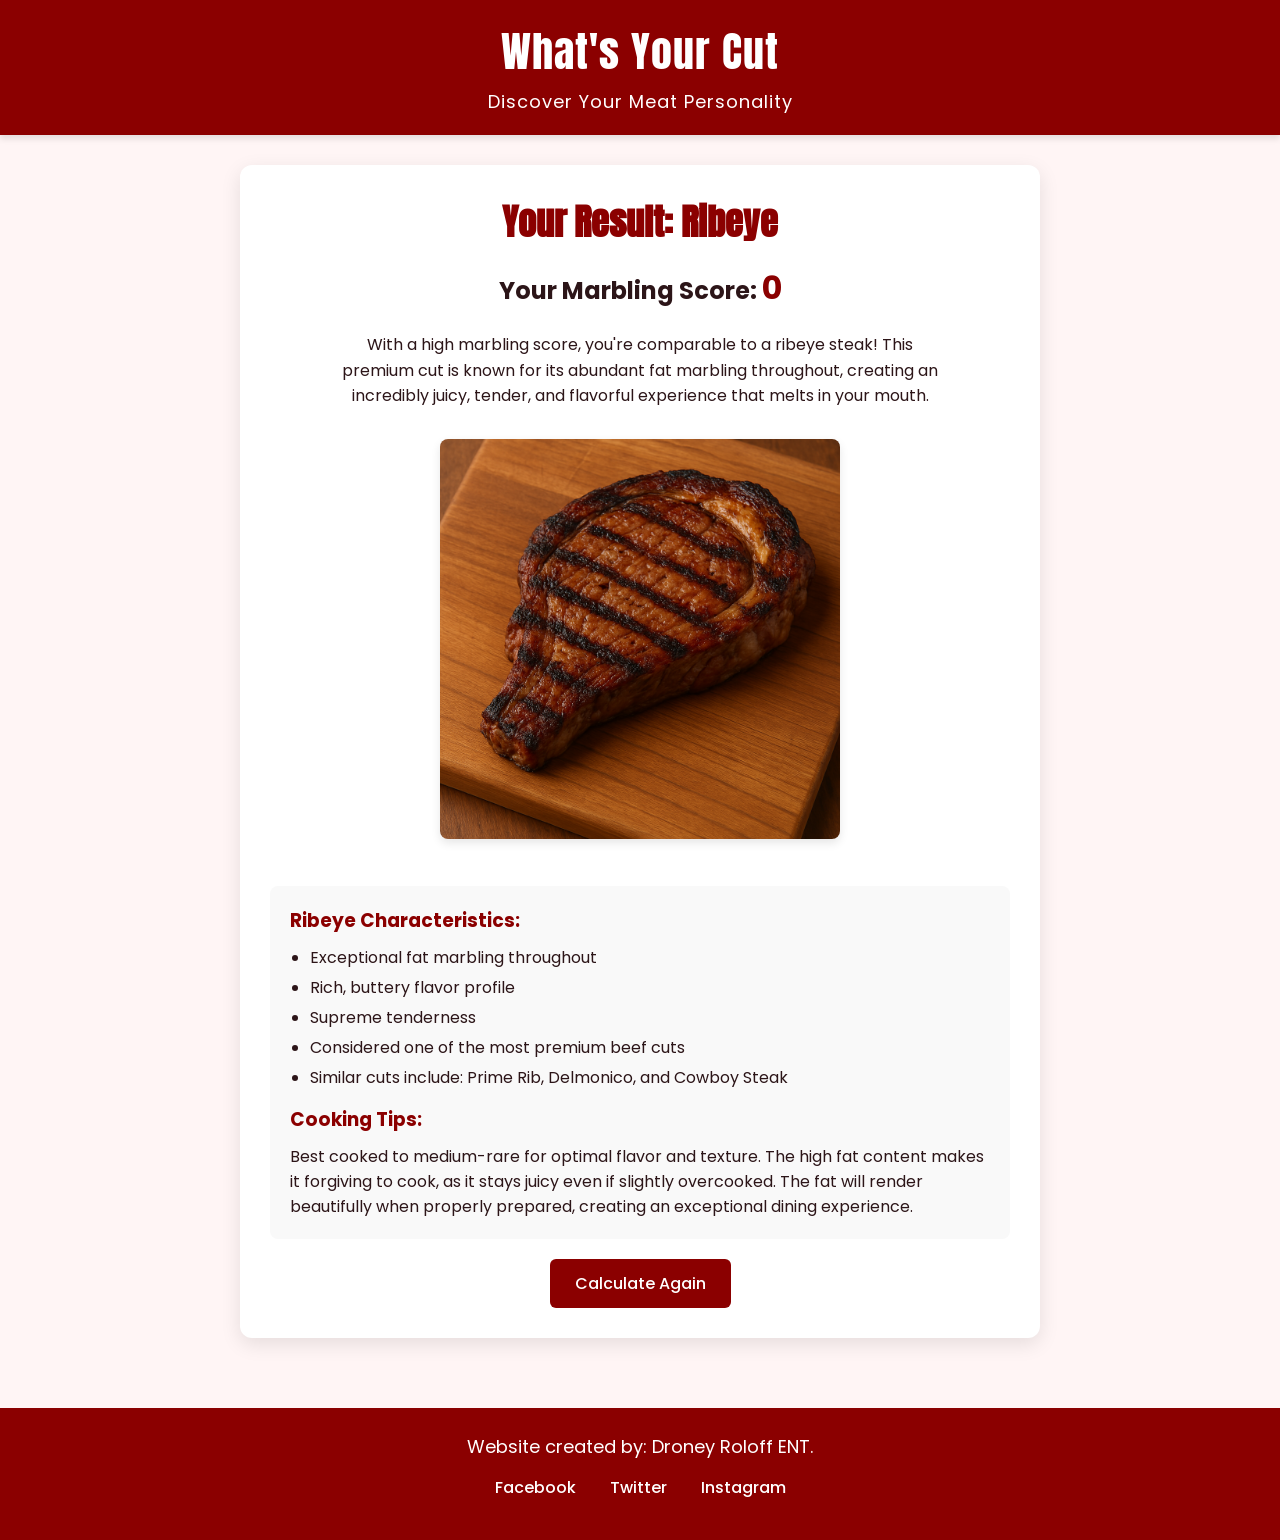
<file: result3.html>
<!DOCTYPE html>
<html lang="en">
<head>
    <meta charset="UTF-8">
    <meta name="viewport" content="width=device-width, initial-scale=1.0">
    <title>What's Your Cut - High Marbling Result</title>
    <link rel="preconnect" href="https://fonts.googleapis.com">
    <link rel="preconnect" href="https://fonts.gstatic.com" crossorigin>
    <link href="https://fonts.googleapis.com/css2?family=Anton&family=Poppins:wght@400;500;700&display=swap" rel="stylesheet">
    <style>
        :root {
            --primary: #8B0000;
            --secondary: #FF6B6B;
            --accent: #FFC0CB;
            --dark: #2C1518;
            --light: #FFF5F5;
        }
        
        * {
            margin: 0;
            padding: 0;
            box-sizing: border-box;
        }
        
        body {
            font-family: 'Poppins', sans-serif;
            background-color: var(--light);
            color: var(--dark);
            display: flex;
            flex-direction: column;
            min-height: 100vh;
        }
        
        .header {
            background-color: var(--primary);
            padding: 20px;
            text-align: center;
            color: white;
            font-family: 'Anton', sans-serif;
            font-size: 42px;
            letter-spacing: 1px;
            box-shadow: 0 4px 6px rgba(0, 0, 0, 0.1);
        }
        
        .tagline {
            font-size: 18px;
            margin-top: 5px;
            font-family: 'Poppins', sans-serif;
            font-weight: 400;
        }
        
        .content {
            flex: 1;
            display: flex;
            flex-direction: column;
            align-items: center;
            padding: 30px;
            max-width: 1200px;
            margin: 0 auto;
            width: 100%;
        }
        
        .result-container {
            background-color: white;
            border-radius: 12px;
            padding: 30px;
            box-shadow: 0 6px 20px rgba(0, 0, 0, 0.1);
            width: 100%;
            max-width: 800px;
            margin-bottom: 40px;
            text-align: center;
        }
        
        .result-title {
            font-family: 'Anton', sans-serif;
            color: var(--primary);
            font-size: 36px;
            margin-bottom: 15px;
        }
        
        .marbling-score {
            font-size: 24px;
            font-weight: 700;
            margin-bottom: 20px;
            color: var(--dark);
        }
        
        .marbling-score span {
            color: var(--primary);
            font-size: 32px;
        }
        
        .result-description {
            margin-bottom: 30px;
            line-height: 1.6;
            max-width: 600px;
            margin-left: auto;
            margin-right: auto;
        }
        
        .meat-image {
            width: 100%;
            max-width: 400px;
            height: auto;
            border-radius: 8px;
            margin-bottom: 20px;
            box-shadow: 0 4px 10px rgba(0, 0, 0, 0.1);
        }
        
        .cut-info {
            background-color: #f9f9f9;
            padding: 20px;
            border-radius: 8px;
            margin-top: 20px;
            text-align: left;
        }
        
        .cut-info h3 {
            color: var(--primary);
            margin-bottom: 10px;
        }
        
        .cut-info ul {
            padding-left: 20px;
            margin-bottom: 15px;
        }
        
        .cut-info li {
            margin-bottom: 5px;
        }
        
        .back-btn {
            background-color: var(--primary);
            color: white;
            border: none;
            padding: 12px 25px;
            border-radius: 6px;
            font-size: 16px;
            cursor: pointer;
            transition: background-color 0.3s;
            margin-top: 20px;
            text-decoration: none;
            display: inline-block;
            font-weight: 500;
        }
        
        .back-btn:hover {
            background-color: #6B0000;
        }
        
        .footer {
            background-color: var(--primary);
            padding: 25px;
            text-align: center;
            color: white;
            margin-top: auto;
        }
        
        .footer-content {
            max-width: 800px;
            margin: 0 auto;
        }
        
        .footer-brand {
            font-size: 18px;
            margin-bottom: 10px;
        }
        
        .social-links {
            margin: 15px 0;
        }
        
        .social-links a {
            color: white;
            text-decoration: none;
            margin: 0 15px;
            font-weight: 500;
            transition: color 0.3s;
        }
        
        .social-links a:hover {
            color: var(--accent);
        }
        
        @media (max-width: 768px) {
            .content {
                padding: 20px;
            }
            
            .result-container {
                padding: 20px;
            }
            
            .result-title {
                font-size: 28px;
            }
        }
    </style>
</head>
<body>
    <div class="header">
        What's Your Cut
        <div class="tagline">Discover Your Meat Personality</div>
    </div>
    
    <div class="content">
        <div class="result-container">
            <h1 class="result-title">Your Result: Ribeye</h1>
            
            <div class="marbling-score">
                Your Marbling Score: <span id="score">0</span>
            </div>
            
            <p class="result-description">
                With a high marbling score, you're comparable to a ribeye steak! This premium cut is known for its abundant fat marbling throughout, creating an incredibly juicy, tender, and flavorful experience that melts in your mouth.
            </p>
            
            <img src="RibEye.png" alt="Ribeye Steak" class="meat-image">
            
            <div class="cut-info">
                <h3>Ribeye Characteristics:</h3>
                <ul>
                    <li>Exceptional fat marbling throughout</li>
                    <li>Rich, buttery flavor profile</li>
                    <li>Supreme tenderness</li>
                    <li>Considered one of the most premium beef cuts</li>
                    <li>Similar cuts include: Prime Rib, Delmonico, and Cowboy Steak</li>
                </ul>
                
                <h3>Cooking Tips:</h3>
                <p>Best cooked to medium-rare for optimal flavor and texture. The high fat content makes it forgiving to cook, as it stays juicy even if slightly overcooked. The fat will render beautifully when properly prepared, creating an exceptional dining experience.</p>
            </div>
            
            <a href="https://joe-droney.github.io/index1.html" class="back-btn">Calculate Again</a>
        </div>
    </div>
    
    <div class="footer">
        <div class="footer-content">
            <div class="footer-brand">
                Website created by: Droney Roloff ENT.
            </div>
            <div class="social-links">
                <a href="#">Facebook</a>
                <a href="#">Twitter</a>
                <a href="#">Instagram</a>
            </div>
        </div>
    </div>
    
    <script>
        // Get the score from URL parameters and display it
        document.addEventListener('DOMContentLoaded', function() {
            var urlParams = new URLSearchParams(window.location.search);
            var result = urlParams.get('result');
            
            if (result) {
                document.getElementById('score').textContent = result;
            }
        });
    </script>
</body>
</html>
</file>
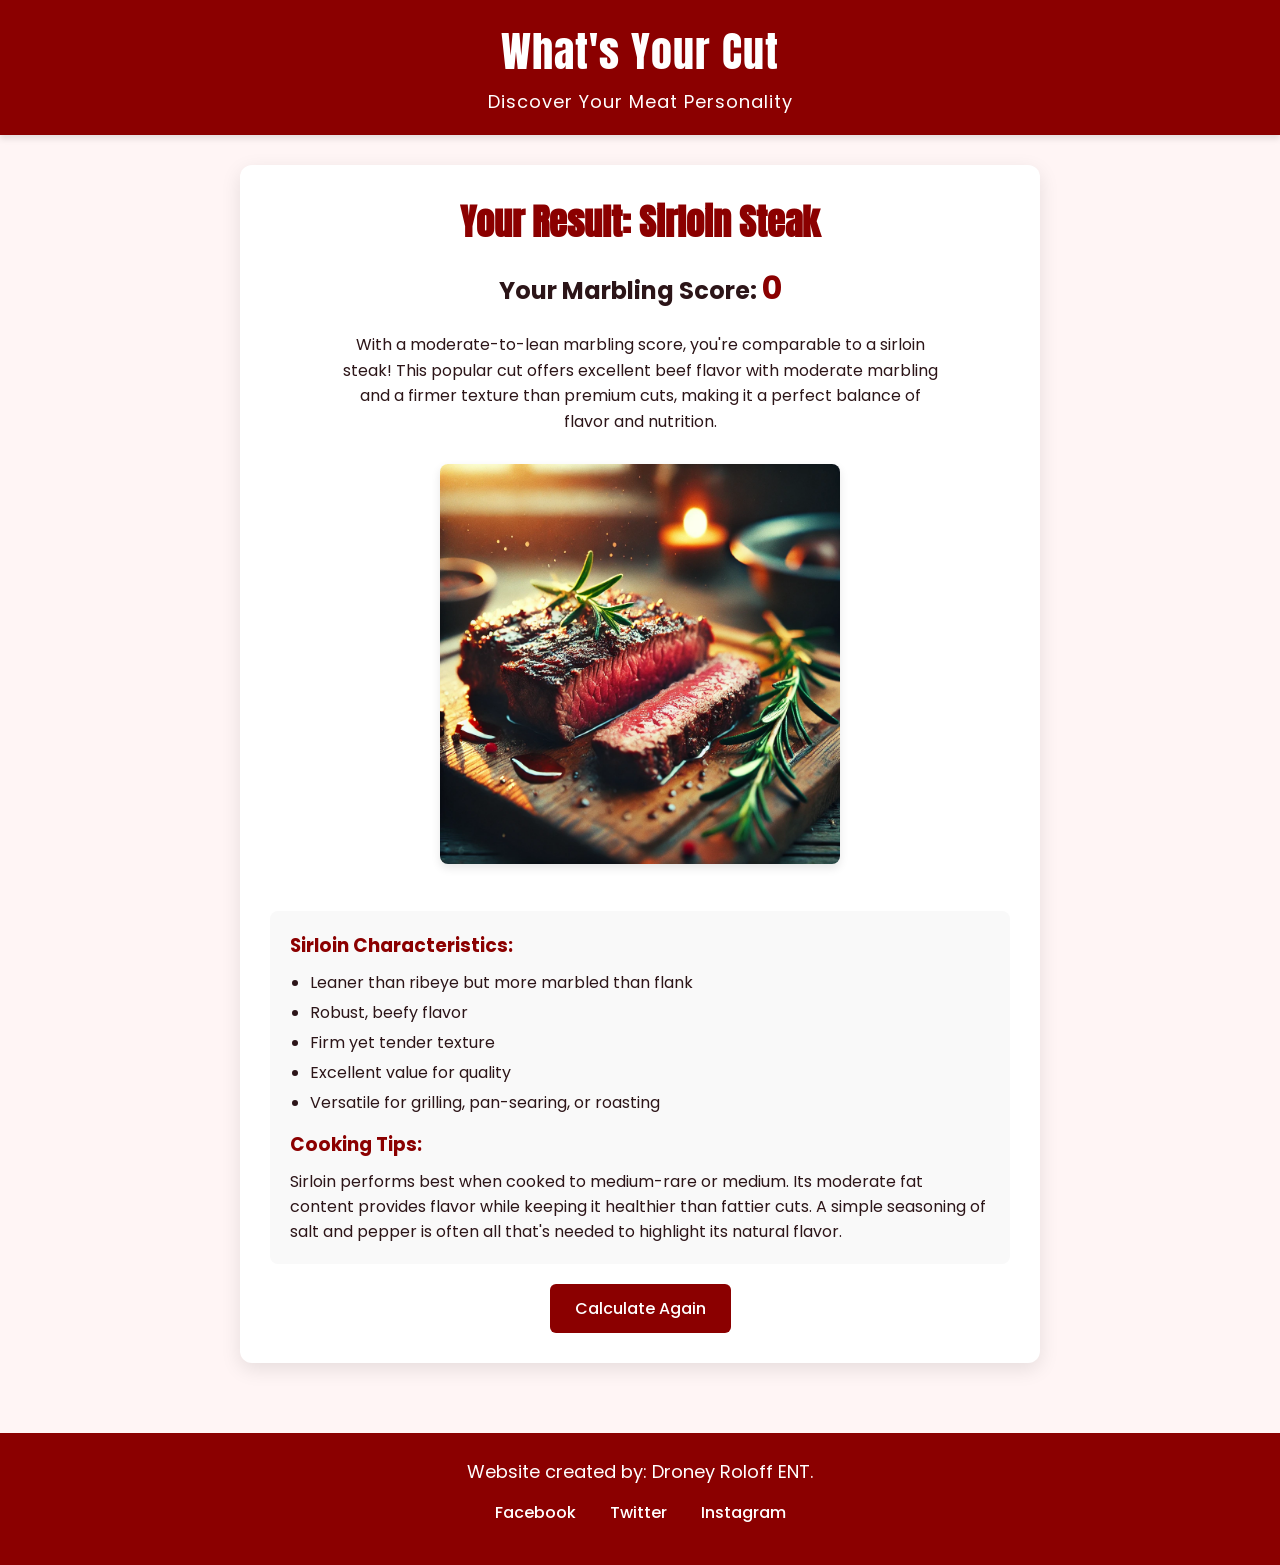
<file: sirloin.html>
<!DOCTYPE html>
<html lang="en">
<head>
    <meta charset="UTF-8">
    <meta name="viewport" content="width=device-width, initial-scale=1.0">
    <title>What's Your Cut - Sirloin Steak Result</title>
    <link rel="preconnect" href="https://fonts.googleapis.com">
    <link rel="preconnect" href="https://fonts.gstatic.com" crossorigin>
    <link href="https://fonts.googleapis.com/css2?family=Anton&family=Poppins:wght@400;500;700&display=swap" rel="stylesheet">
    <style>
        :root {
            --primary: #8B0000;
            --secondary: #FF6B6B;
            --accent: #FFC0CB;
            --dark: #2C1518;
            --light: #FFF5F5;
        }
        
        * {
            margin: 0;
            padding: 0;
            box-sizing: border-box;
        }
        
        body {
            font-family: 'Poppins', sans-serif;
            background-color: var(--light);
            color: var(--dark);
            display: flex;
            flex-direction: column;
            min-height: 100vh;
        }
        
        .header {
            background-color: var(--primary);
            padding: 20px;
            text-align: center;
            color: white;
            font-family: 'Anton', sans-serif;
            font-size: 42px;
            letter-spacing: 1px;
            box-shadow: 0 4px 6px rgba(0, 0, 0, 0.1);
        }
        
        .tagline {
            font-size: 18px;
            margin-top: 5px;
            font-family: 'Poppins', sans-serif;
            font-weight: 400;
        }
        
        .content {
            flex: 1;
            display: flex;
            flex-direction: column;
            align-items: center;
            padding: 30px;
            max-width: 1200px;
            margin: 0 auto;
            width: 100%;
        }
        
        .result-container {
            background-color: white;
            border-radius: 12px;
            padding: 30px;
            box-shadow: 0 6px 20px rgba(0, 0, 0, 0.1);
            width: 100%;
            max-width: 800px;
            margin-bottom: 40px;
            text-align: center;
        }
        
        .result-title {
            font-family: 'Anton', sans-serif;
            color: var(--primary);
            font-size: 36px;
            margin-bottom: 15px;
        }
        
        .marbling-score {
            font-size: 24px;
            font-weight: 700;
            margin-bottom: 20px;
            color: var(--dark);
        }
        
        .marbling-score span {
            color: var(--primary);
            font-size: 32px;
        }
        
        .result-description {
            margin-bottom: 30px;
            line-height: 1.6;
            max-width: 600px;
            margin-left: auto;
            margin-right: auto;
        }
        
        .meat-image {
            width: 100%;
            max-width: 400px;
            height: auto;
            border-radius: 8px;
            margin-bottom: 20px;
            box-shadow: 0 4px 10px rgba(0, 0, 0, 0.1);
        }
        
        .cut-info {
            background-color: #f9f9f9;
            padding: 20px;
            border-radius: 8px;
            margin-top: 20px;
            text-align: left;
        }
        
        .cut-info h3 {
            color: var(--primary);
            margin-bottom: 10px;
        }
        
        .cut-info ul {
            padding-left: 20px;
            margin-bottom: 15px;
        }
        
        .cut-info li {
            margin-bottom: 5px;
        }
        
        .back-btn {
            background-color: var(--primary);
            color: white;
            border: none;
            padding: 12px 25px;
            border-radius: 6px;
            font-size: 16px;
            cursor: pointer;
            transition: background-color 0.3s;
            margin-top: 20px;
            text-decoration: none;
            display: inline-block;
            font-weight: 500;
        }
        
        .back-btn:hover {
            background-color: #6B0000;
        }
        
        .footer {
            background-color: var(--primary);
            padding: 25px;
            text-align: center;
            color: white;
            margin-top: auto;
        }
        
        .footer-content {
            max-width: 800px;
            margin: 0 auto;
        }
        
        .footer-brand {
            font-size: 18px;
            margin-bottom: 10px;
        }
        
        .social-links {
            margin: 15px 0;
        }
        
        .social-links a {
            color: white;
            text-decoration: none;
            margin: 0 15px;
            font-weight: 500;
            transition: color 0.3s;
        }
        
        .social-links a:hover {
            color: var(--accent);
        }
        
        @media (max-width: 768px) {
            .content {
                padding: 20px;
            }
            
            .result-container {
                padding: 20px;
            }
            
            .result-title {
                font-size: 28px;
            }
        }
    </style>
</head>
<body>
    <div class="header">
        What's Your Cut
        <div class="tagline">Discover Your Meat Personality</div>
    </div>
    
    <div class="content">
        <div class="result-container">
            <h1 class="result-title">Your Result: Sirloin Steak</h1>
            
            <div class="marbling-score">
                Your Marbling Score: <span id="score">0</span>
            </div>
            
            <p class="result-description">
                With a moderate-to-lean marbling score, you're comparable to a sirloin steak! This popular cut offers excellent beef flavor with moderate marbling and a firmer texture than premium cuts, making it a perfect balance of flavor and nutrition.
            </p>
            
            <img src="Sirloin.png" alt="Sirloin Steak" class="meat-image">
            
            <div class="cut-info">
                <h3>Sirloin Characteristics:</h3>
                <ul>
                    <li>Leaner than ribeye but more marbled than flank</li>
                    <li>Robust, beefy flavor</li>
                    <li>Firm yet tender texture</li>
                    <li>Excellent value for quality</li>
                    <li>Versatile for grilling, pan-searing, or roasting</li>
                </ul>
                
                <h3>Cooking Tips:</h3>
                <p>Sirloin performs best when cooked to medium-rare or medium. Its moderate fat content provides flavor while keeping it healthier than fattier cuts. A simple seasoning of salt and pepper is often all that's needed to highlight its natural flavor.</p>
            </div>
            
            <a href="https://joe-droney.github.io/index1.html" class="back-btn">Calculate Again</a>
        </div>
    </div>
    
    <div class="footer">
        <div class="footer-content">
            <div class="footer-brand">
                Website created by: Droney Roloff ENT.
            </div>
            <div class="social-links">
                <a href="#">Facebook</a>
                <a href="#">Twitter</a>
                <a href="#">Instagram</a>
            </div>
        </div>
    </div>
    
    <script>
        // Get the score from URL parameters and display it
        document.addEventListener('DOMContentLoaded', function() {
            var urlParams = new URLSearchParams(window.location.search);
            var result = urlParams.get('result');
            
            if (result) {
                document.getElementById('score').textContent = result;
            }
        });
    </script>
</body>
</html>
</file>
<file: styles.css>
:root {
  --accent: #6c63ff;
  --bg: #0f172a;
  --panel: rgba(15, 23, 42, 0.85);
  --text: #e2e8f0;
  --muted: #94a3b8;
  --max-width: 960px;
  --shadow: 0 20px 45px rgba(15, 23, 42, 0.35);
  font-size: 16px;
}

* {
  box-sizing: border-box;
}

body {
  margin: 0;
  font-family: "Inter", "Segoe UI", system-ui, -apple-system, sans-serif;
  color: var(--text);
  background: linear-gradient(160deg, #1e293b 0%, #0f172a 50%, #020617 100%);
  min-height: 100vh;
  display: flex;
  flex-direction: column;
}

.site-header {
  position: relative;
  padding: 2.5rem 1.5rem 6rem;
  background: radial-gradient(circle at top left, rgba(108, 99, 255, 0.35), transparent 55%),
              radial-gradient(circle at bottom right, rgba(59, 130, 246, 0.2), transparent 50%);
  overflow: hidden;
}

.nav {
  max-width: var(--max-width);
  margin: 0 auto 3rem;
  display: flex;
  align-items: center;
  justify-content: space-between;
  gap: 1rem;
}

.nav a {
  color: var(--text);
  text-decoration: none;
  font-weight: 500;
  letter-spacing: 0.02em;
  transition: color 0.2s ease;
}

.nav .logo {
  font-size: 1.25rem;
  font-weight: 700;
}

.nav-links {
  display: flex;
  gap: 1.5rem;
  flex-wrap: wrap;
}

.nav a:hover,
.nav a:focus,
.nav a[aria-current="page"] {
  color: var(--accent);
}

.hero {
  max-width: var(--max-width);
  margin: 0 auto;
  text-align: left;
}

.hero h1 {
  font-size: clamp(2.5rem, 8vw, 3.75rem);
  margin-bottom: 1rem;
  line-height: 1.05;
}

.hero p {
  font-size: clamp(1.05rem, 3vw, 1.25rem);
  color: var(--muted);
  max-width: 32rem;
  margin-bottom: 2rem;
}

.cta {
  display: inline-block;
  padding: 0.9rem 1.75rem;
  border-radius: 999px;
  background: var(--accent);
  color: white;
  font-weight: 600;
  box-shadow: var(--shadow);
  transition: transform 0.2s ease, box-shadow 0.2s ease;
}

.cta:hover,
.cta:focus {
  transform: translateY(-2px);
  box-shadow: 0 24px 55px rgba(108, 99, 255, 0.45);
}

main {
  flex: 1;
}

.panel {
  max-width: var(--max-width);
  margin: -4rem auto 4rem;
  background-color: var(--panel);
  padding: 2.75rem;
  border-radius: 22px;
  box-shadow: var(--shadow);
  backdrop-filter: blur(12px);
}

.panel h2 {
  margin-top: 0;
  font-size: 2rem;
}

.panel p {
  color: var(--muted);
  line-height: 1.7;
}

.courses-grid {
  display: grid;
  grid-template-columns: repeat(auto-fit, minmax(220px, 1fr));
  gap: 1.5rem;
  margin-top: 2rem;
}

.course {
  background: rgba(15, 23, 42, 0.65);
  padding: 1.75rem;
  border-radius: 18px;
  border: 1px solid rgba(148, 163, 184, 0.12);
  transition: transform 0.2s ease, border-color 0.2s ease;
}

.course h3 {
  margin-top: 0;
  margin-bottom: 0.75rem;
  font-size: 1.2rem;
  color: white;
}

.course p {
  margin: 0;
  color: var(--muted);
  line-height: 1.6;
}

.course:hover {
  transform: translateY(-4px);
  border-color: rgba(108, 99, 255, 0.65);
}

.course ul,
.skill-card ul,
.stacked-card ul,
.project-points {
  margin: 0;
  padding-left: 1.1rem;
  color: var(--muted);
  line-height: 1.6;
}

.course li,
.skill-card li,
.stacked-card li,
.project-points li {
  margin-bottom: 0.5rem;
}

.stacked-list {
  display: grid;
  gap: 1.75rem;
  margin-top: 2rem;
}

.stacked-card {
  padding: 1.75rem;
  border-radius: 18px;
  border: 1px solid rgba(148, 163, 184, 0.12);
  background: rgba(15, 23, 42, 0.65);
  box-shadow: var(--shadow);
}

.stacked-card header {
  display: flex;
  flex-wrap: wrap;
  align-items: baseline;
  justify-content: space-between;
  gap: 0.75rem 1.5rem;
  margin-bottom: 1rem;
}

.stacked-card h3 {
  margin: 0;
  color: white;
}

.role-meta {
  margin: 0.35rem 0 0;
  color: var(--muted);
  font-size: 0.95rem;
}

.role-dates {
  color: var(--muted);
  font-weight: 600;
  font-size: 0.95rem;
}

.skills-grid {
  display: grid;
  grid-template-columns: repeat(auto-fit, minmax(220px, 1fr));
  gap: 1.5rem;
  margin-top: 2rem;
}

.skill-card {
  padding: 1.65rem;
  border-radius: 18px;
  border: 1px solid rgba(148, 163, 184, 0.12);
  background: rgba(15, 23, 42, 0.65);
  box-shadow: var(--shadow);
}

.skill-card h3 {
  margin-top: 0;
  margin-bottom: 0.75rem;
  color: white;
}

.contact-links {
  display: flex;
  flex-wrap: wrap;
  justify-content: center;
  gap: 1rem 1.5rem;
  margin: 1.75rem 0 1.5rem;
}

.contact-links a,
.resume-link {
  color: white;
  font-weight: 600;
  text-decoration: none;
  letter-spacing: 0.01em;
  transition: color 0.2s ease;
}

.contact-links a:hover,
.contact-links a:focus,
.resume-link:hover,
.resume-link:focus {
  color: var(--accent);
}

.resume-link {
  display: inline-flex;
  align-items: center;
  justify-content: center;
  padding: 0.85rem 1.6rem;
  border-radius: 999px;
  border: 1px solid rgba(108, 99, 255, 0.35);
  background: rgba(108, 99, 255, 0.12);
}

.embed-wrapper {
  margin-top: 2rem;
  position: relative;
  padding-top: 56.25%;
  border-radius: 18px;
  overflow: hidden;
  box-shadow: var(--shadow);
  border: 1px solid rgba(148, 163, 184, 0.18);
}

.embed-wrapper iframe {
  position: absolute;
  inset: 0;
  width: 100%;
  height: 100%;
  border: none;
  background: #020617;
}

.projects-grid {
  display: flex;
  flex-direction: column;
  gap: 2rem;
  margin-top: 2.5rem;
}

.project-card {
  display: grid;
  grid-template-columns: minmax(0, 1.1fr) minmax(0, 1.2fr);
  gap: 2.5rem;
  padding: 2.25rem;
  border-radius: 20px;
  background: rgba(15, 23, 42, 0.65);
  border: 1px solid rgba(148, 163, 184, 0.12);
  box-shadow: var(--shadow);
  align-items: stretch;
}

.project-details h3 {
  margin: 0 0 1rem;
  font-size: 1.65rem;
  color: white;
}

.project-details p {
  margin: 0 0 1.75rem;
  color: var(--muted);
  line-height: 1.7;
}

.project-points {
  margin-bottom: 1.5rem;
}

.project-actions {
  display: flex;
  gap: 1rem;
  flex-wrap: wrap;
}

.project-link {
  display: inline-flex;
  align-items: center;
  justify-content: center;
  padding: 0.8rem 1.5rem;
  border-radius: 999px;
  background: rgba(108, 99, 255, 0.18);
  color: white;
  font-weight: 600;
  letter-spacing: 0.01em;
  text-decoration: none;
  transition: background 0.2s ease, transform 0.2s ease;
}

.project-link:hover,
.project-link:focus {
  background: var(--accent);
  transform: translateY(-2px);
}

.project-preview {
  position: relative;
  border-radius: 18px;
  overflow: hidden;
  border: 1px solid rgba(148, 163, 184, 0.18);
  box-shadow: var(--shadow);
  min-height: 320px;
}

.project-preview iframe {
  position: absolute;
  inset: 0;
  width: 100%;
  height: 100%;
  border: none;
  background: #020617;
}

.project-card--static {
  grid-template-columns: minmax(0, 1.2fr) minmax(0, 0.8fr);
}

.project-card--react {
  grid-template-columns: minmax(0, 1.1fr) minmax(0, 1fr);
}

.project-preview--static {
  display: flex;
  align-items: center;
  justify-content: center;
  background: linear-gradient(135deg, rgba(108, 99, 255, 0.35), rgba(59, 130, 246, 0.25));
  font-weight: 600;
  letter-spacing: 0.06em;
  color: white;
  text-transform: uppercase;
  padding: 1.5rem;
}

.project-preview--motioncraft {
  display: flex;
  align-items: center;
  justify-content: center;
  background: radial-gradient(circle at top, rgba(78, 184, 240, 0.18), rgba(15, 23, 42, 0) 48%),
              linear-gradient(145deg, rgba(14, 21, 41, 0.94), rgba(8, 13, 29, 0.98));
  padding: 1.5rem;
}

.project-preview--motioncraft img {
  display: block;
  width: 320px;
  max-width: 320px;
  height: auto;
  border-radius: 28px;
  box-shadow: 0 18px 48px rgba(2, 6, 23, 0.4);
}

.project-preview--react {
  background: rgba(15, 23, 42, 0.8);
  padding: 1.5rem;
  display: flex;
  align-items: center;
  justify-content: center;
}

.motioncraft-panel {
  overflow: hidden;
}

.section-kicker {
  margin: 0 0 0.6rem;
  color: #67e8f9;
  font-size: 0.8rem;
  font-weight: 700;
  letter-spacing: 0.12em;
  text-transform: uppercase;
}

.motioncraft-hero {
  display: grid;
  grid-template-columns: minmax(0, 1.25fr) minmax(220px, 0.75fr);
  gap: 2.25rem;
  align-items: center;
}

.motioncraft-hero h2 {
  margin-bottom: 1rem;
}

.motioncraft-actions {
  display: flex;
  flex-wrap: wrap;
  gap: 1rem;
  margin-top: 1.75rem;
}

.motioncraft-device {
  display: flex;
  align-items: center;
  justify-content: center;
  min-height: 280px;
  padding: 1.5rem;
  border-radius: 20px;
  border: 1px solid rgba(103, 232, 249, 0.24);
  background: radial-gradient(circle at 50% 20%, rgba(103, 232, 249, 0.18), transparent 52%),
              linear-gradient(145deg, rgba(2, 6, 23, 0.72), rgba(15, 23, 42, 0.92));
  box-shadow: inset 0 0 0 1px rgba(148, 163, 184, 0.08), var(--shadow);
}

.motioncraft-device img {
  width: 260px;
  max-width: 100%;
  height: auto;
  border-radius: 28px;
  box-shadow: 0 20px 52px rgba(2, 6, 23, 0.45);
}

.motioncraft-grid {
  display: grid;
  grid-template-columns: repeat(3, minmax(0, 1fr));
  gap: 1.25rem;
  margin-top: 2.5rem;
}

.motioncraft-card,
.motioncraft-details article {
  padding: 1.5rem;
  border-radius: 18px;
  border: 1px solid rgba(148, 163, 184, 0.12);
  background: rgba(15, 23, 42, 0.65);
}

.motioncraft-card h3,
.motioncraft-details h3 {
  margin: 0 0 0.8rem;
  color: white;
}

.motioncraft-card p {
  margin: 0;
}

.motioncraft-details {
  display: grid;
  grid-template-columns: repeat(2, minmax(0, 1fr));
  gap: 1.25rem;
  margin-top: 1.25rem;
}

.motioncraft-hardware,
.motioncraft-team,
.motioncraft-concept {
  margin-top: 2.75rem;
}

.motioncraft-hardware,
.motioncraft-team {
  display: grid;
  grid-template-columns: minmax(0, 0.85fr) minmax(280px, 1.15fr);
  gap: 1.5rem;
  align-items: stretch;
}

.motioncraft-hardware h2,
.motioncraft-team h2,
.motioncraft-concept h2 {
  margin-bottom: 0.8rem;
}

.motioncraft-hardware p,
.motioncraft-team p,
.motioncraft-concept p {
  margin-bottom: 0;
}

.hardware-card {
  margin: 0;
  overflow: hidden;
  border-radius: 18px;
  border: 1px solid rgba(148, 163, 184, 0.12);
  background: rgba(2, 6, 23, 0.65);
  box-shadow: var(--shadow);
}

.hardware-card img {
  display: block;
  width: 100%;
  height: 100%;
  min-height: 240px;
  padding: 1.5rem;
  object-fit: contain;
  background: #000;
}

.team-card {
  display: grid;
  grid-template-columns: 132px minmax(0, 1fr);
  gap: 1.25rem;
  align-items: center;
  padding: 1.5rem;
  border-radius: 18px;
  border: 1px solid rgba(148, 163, 184, 0.12);
  background: rgba(15, 23, 42, 0.65);
  box-shadow: var(--shadow);
}

.team-card img {
  width: 132px;
  height: 132px;
  border-radius: 50%;
  object-fit: cover;
  object-position: 67% 34%;
  border: 3px solid rgba(103, 232, 249, 0.35);
  box-shadow: 0 16px 36px rgba(2, 6, 23, 0.42);
}

.team-card h3 {
  margin: 0 0 0.55rem;
  color: white;
}

.team-card p {
  margin: 0;
  color: var(--muted);
  line-height: 1.6;
}

.concept-card-grid {
  display: grid;
  grid-template-columns: repeat(3, minmax(0, 1fr));
  gap: 1.25rem;
  margin-top: 1.5rem;
}

.concept-card-grid--two {
  grid-template-columns: repeat(2, minmax(0, 1fr));
}

.concept-card-grid--activities {
  grid-template-columns: repeat(2, minmax(0, 1fr));
}

.concept-card {
  padding: 1.5rem;
  border-radius: 18px;
  border: 1px solid rgba(148, 163, 184, 0.12);
  background: rgba(15, 23, 42, 0.65);
}

.concept-card h3 {
  margin: 0 0 0.8rem;
  color: white;
}

.concept-card p {
  margin: 0;
  color: var(--muted);
  line-height: 1.6;
}

.motioncraft-demo {
  margin-top: 2.75rem;
}

.video-embed {
  position: relative;
  overflow: hidden;
  border-radius: 18px;
  border: 1px solid rgba(148, 163, 184, 0.14);
  background: rgba(2, 6, 23, 0.7);
  box-shadow: var(--shadow);
  aspect-ratio: 16 / 9;
}

.video-embed iframe {
  position: absolute;
  inset: 0;
  width: 100%;
  height: 100%;
  border: 0;
}

.motioncraft-gallery {
  margin-top: 2.75rem;
}

.motioncraft-gallery__header {
  max-width: 44rem;
  margin-bottom: 1.5rem;
}

.motioncraft-gallery__header h2 {
  margin-bottom: 0.8rem;
}

.motioncraft-gallery__header p:last-child {
  margin-bottom: 0;
}

.motioncraft-shot-grid {
  display: grid;
  grid-template-columns: repeat(2, minmax(0, 1fr));
  gap: 1.25rem;
  align-items: start;
}

.motioncraft-shot {
  margin: 0;
  overflow: hidden;
  border-radius: 18px;
  border: 1px solid rgba(148, 163, 184, 0.14);
  background: rgba(2, 6, 23, 0.52);
  box-shadow: var(--shadow);
}

.motioncraft-shot--wide {
  margin-bottom: 1.25rem;
}

.motioncraft-shot img {
  display: block;
  width: 100%;
  height: auto;
}

.motioncraft-shot-grid .motioncraft-shot img {
  max-height: 720px;
  object-fit: contain;
  background: rgba(2, 6, 23, 0.7);
}

.motioncraft-shot figcaption {
  padding: 1rem 1.15rem;
  color: var(--muted);
  line-height: 1.5;
  border-top: 1px solid rgba(148, 163, 184, 0.12);
}

.farming-sim-wrapper {
  width: 100%;
  max-width: 520px;
}

.farming-sim {
  display: flex;
  flex-direction: column;
  gap: 1.25rem;
  width: 100%;
  padding: 1.5rem;
  border-radius: 18px;
  background: linear-gradient(145deg, rgba(15, 23, 42, 0.9), rgba(15, 23, 42, 0.72));
  border: 1px solid rgba(148, 163, 184, 0.18);
  box-shadow: inset 0 0 0 1px rgba(148, 163, 184, 0.08);
}

.farming-sim--rain {
  box-shadow: 0 0 0 1px rgba(59, 130, 246, 0.4), inset 0 0 25px rgba(59, 130, 246, 0.25);
}

.farming-sim__status {
  display: grid;
  grid-template-columns: repeat(4, minmax(0, 1fr));
  gap: 0.75rem;
}

.farming-sim__status div {
  padding: 0.75rem;
  border-radius: 14px;
  background: rgba(2, 6, 23, 0.6);
  border: 1px solid rgba(148, 163, 184, 0.16);
  text-align: center;
}

.farming-sim__status span {
  display: block;
  font-size: 0.75rem;
  letter-spacing: 0.05em;
  text-transform: uppercase;
  color: var(--muted);
}

.farming-sim__status strong {
  display: block;
  margin-top: 0.4rem;
  font-size: 1.1rem;
  color: white;
}

.farming-sim__controls {
  display: flex;
  flex-wrap: wrap;
  gap: 0.75rem;
}

.farming-sim__controls button {
  flex: 1 1 140px;
  padding: 0.65rem 1rem;
  border-radius: 999px;
  border: 1px solid rgba(148, 163, 184, 0.18);
  background: rgba(108, 99, 255, 0.18);
  color: white;
  font-weight: 600;
  letter-spacing: 0.02em;
  cursor: pointer;
  transition: transform 0.2s ease, background 0.2s ease, opacity 0.2s ease;
}

.farming-sim__controls button:hover,
.farming-sim__controls button:focus {
  transform: translateY(-2px);
  background: rgba(108, 99, 255, 0.3);
}

.farming-sim__controls button:disabled {
  opacity: 0.5;
  cursor: not-allowed;
  transform: none;
}

.farming-sim__field {
  display: grid;
  grid-template-columns: repeat(8, minmax(0, 1fr));
  gap: 0.6rem;
  padding: 0.75rem;
  border-radius: 16px;
  background: rgba(2, 6, 23, 0.55);
  border: 1px solid rgba(148, 163, 184, 0.16);
}

.plot {
  position: relative;
  min-height: 70px;
  border-radius: 12px;
  overflow: hidden;
  border: 1px solid rgba(148, 163, 184, 0.12);
  background: linear-gradient(180deg, rgba(101, 67, 33, 0.85), rgba(63, 39, 18, 0.9));
}

.plot__soil {
  position: absolute;
  inset: auto 0 0;
  height: 30%;
  background: rgba(46, 27, 12, 0.7);
}

.plot__crop {
  position: absolute;
  bottom: 18%;
  left: 50%;
  transform: translateX(-50%);
  width: 18%;
  border-radius: 999px 999px 4px 4px;
  background: linear-gradient(180deg, #22c55e, #15803d);
  box-shadow: 0 0 10px rgba(34, 197, 94, 0.4);
  transition: height 0.4s ease, background 0.4s ease;
}

.plot--ready .plot__crop {
  background: linear-gradient(180deg, #facc15, #d97706);
  box-shadow: 0 0 14px rgba(250, 204, 21, 0.45);
}

.plot--empty .plot__soil {
  height: 100%;
  background: rgba(46, 27, 12, 0.8);
}

.farming-sim__footer {
  display: flex;
  justify-content: center;
}

.farming-sim__message {
  margin: 0;
  text-align: center;
  font-size: 0.95rem;
  color: var(--muted);
}

footer {
  margin-bottom: 3rem;
  text-align: center;
}

footer p {
  max-width: 32rem;
  margin: 0 auto;
}

@media (max-width: 720px) {
  .site-header {
    padding: 2rem 1.25rem 4rem;
  }

  .nav {
    flex-direction: column;
    align-items: flex-start;
  }

  .nav-links {
    flex-wrap: wrap;
  }

  .panel {
    margin-top: -3rem;
    padding: 2rem;
  }

  .stacked-card {
    padding: 1.5rem;
  }

  .stacked-card header {
    flex-direction: column;
    align-items: flex-start;
  }

  .project-card {
    grid-template-columns: 1fr;
    padding: 1.75rem;
  }

  .project-card--static {
    grid-template-columns: 1fr;
  }

  .project-card--react {
    grid-template-columns: 1fr;
  }

  .farming-sim__status {
    grid-template-columns: repeat(2, minmax(0, 1fr));
  }

  .farming-sim__controls {
    flex-direction: column;
  }

  .farming-sim__controls button {
    width: 100%;
  }

  .farming-sim__field {
    grid-template-columns: repeat(4, minmax(0, 1fr));
  }

  .project-actions {
    flex-direction: column;
    align-items: flex-start;
  }

  .project-link {
    width: 100%;
  }

  .project-preview {
    min-height: 260px;
  }

  .motioncraft-hero,
  .motioncraft-grid,
  .motioncraft-details,
  .motioncraft-shot-grid,
  .motioncraft-hardware,
  .motioncraft-team,
  .concept-card-grid,
  .concept-card-grid--two,
  .concept-card-grid--activities {
    grid-template-columns: 1fr;
  }

  .team-card {
    grid-template-columns: 1fr;
  }

  .motioncraft-actions {
    flex-direction: column;
    align-items: flex-start;
  }

  .motioncraft-actions .project-link {
    width: 100%;
  }

  .motioncraft-device {
    min-height: 240px;
  }
}
</file>
